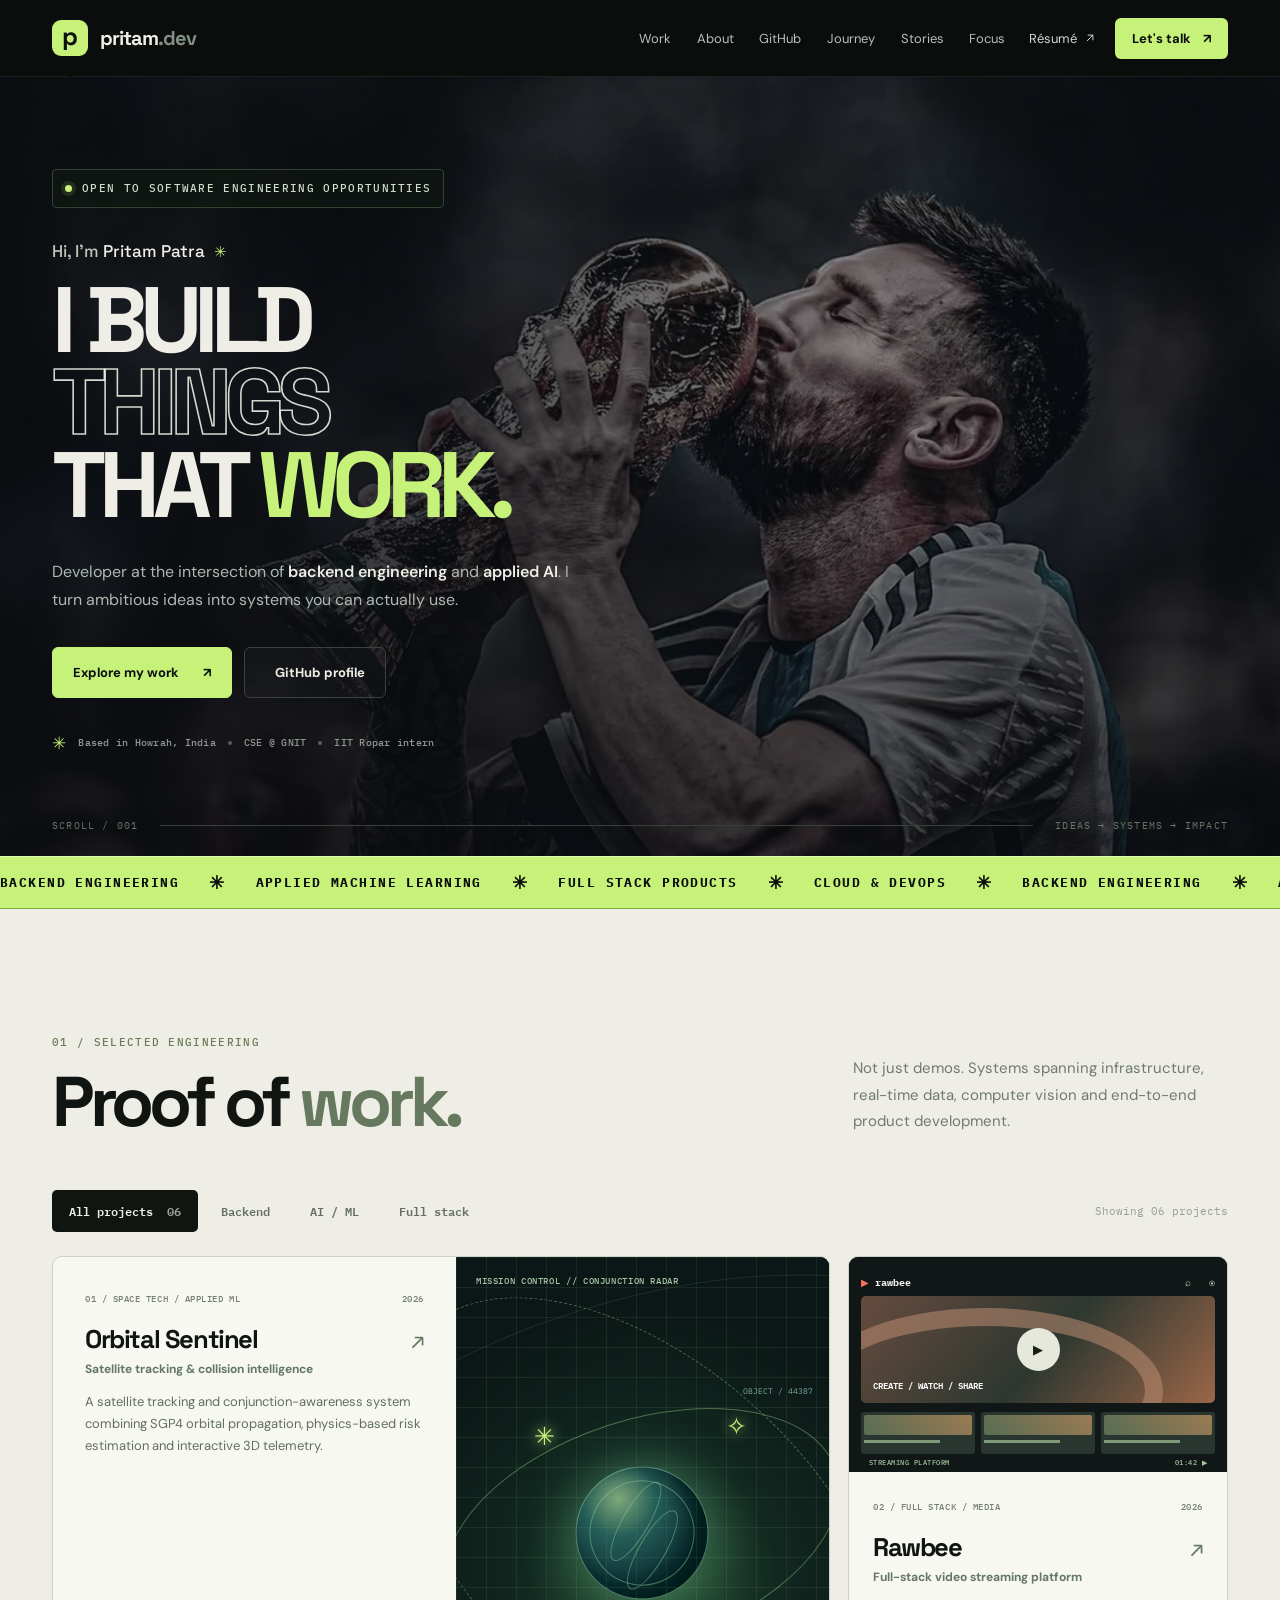
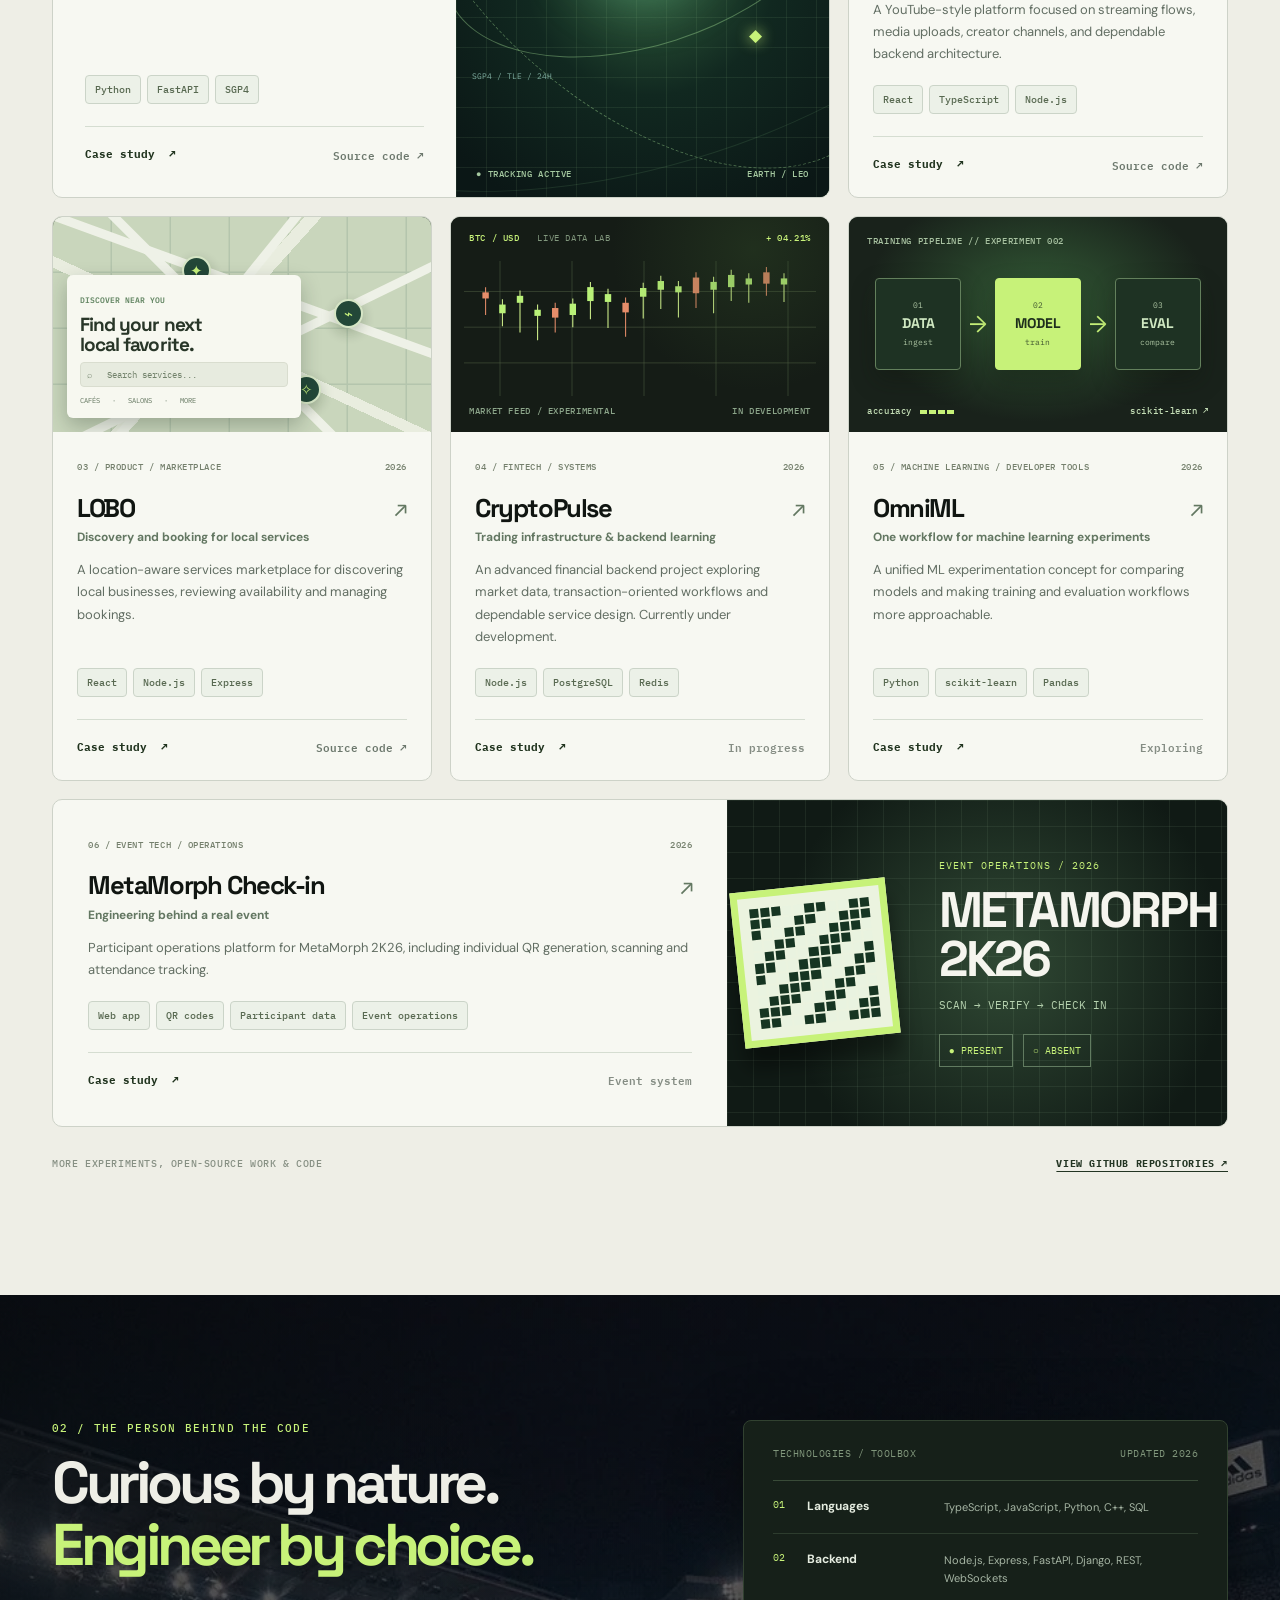
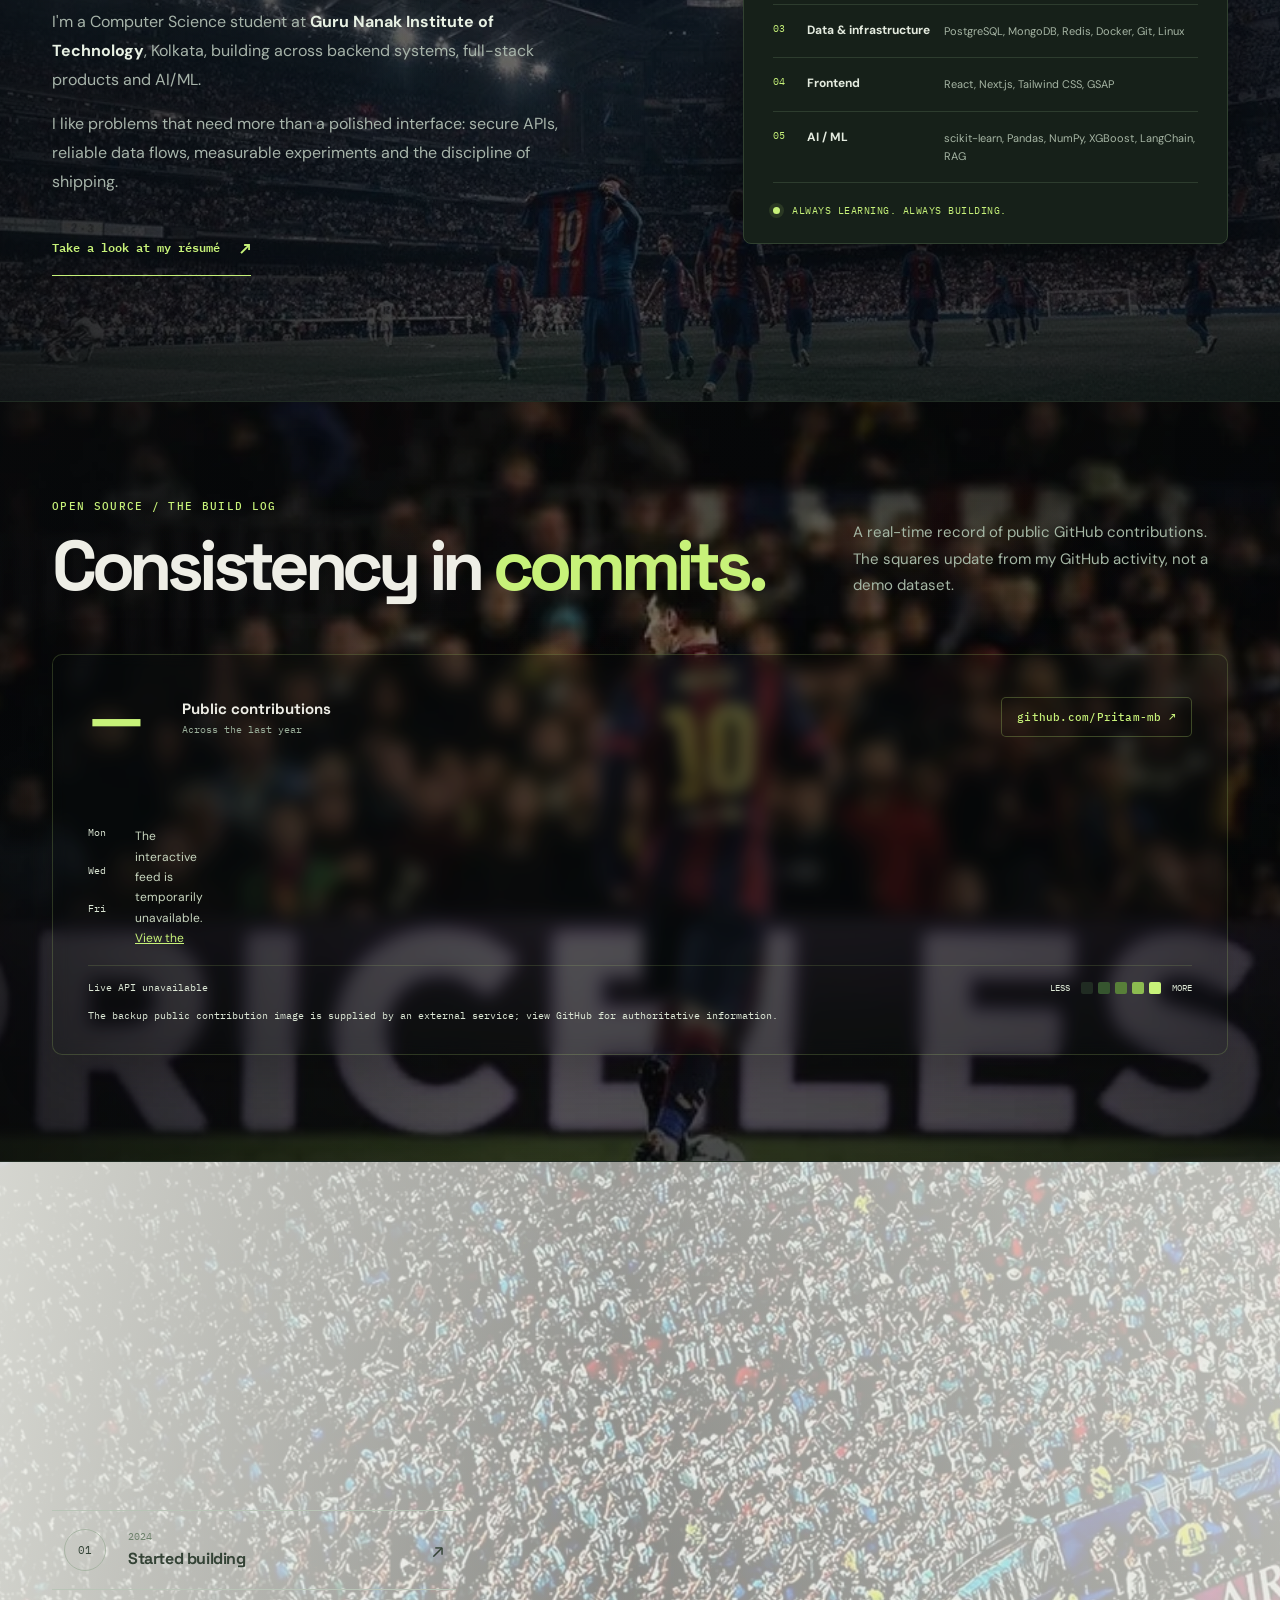
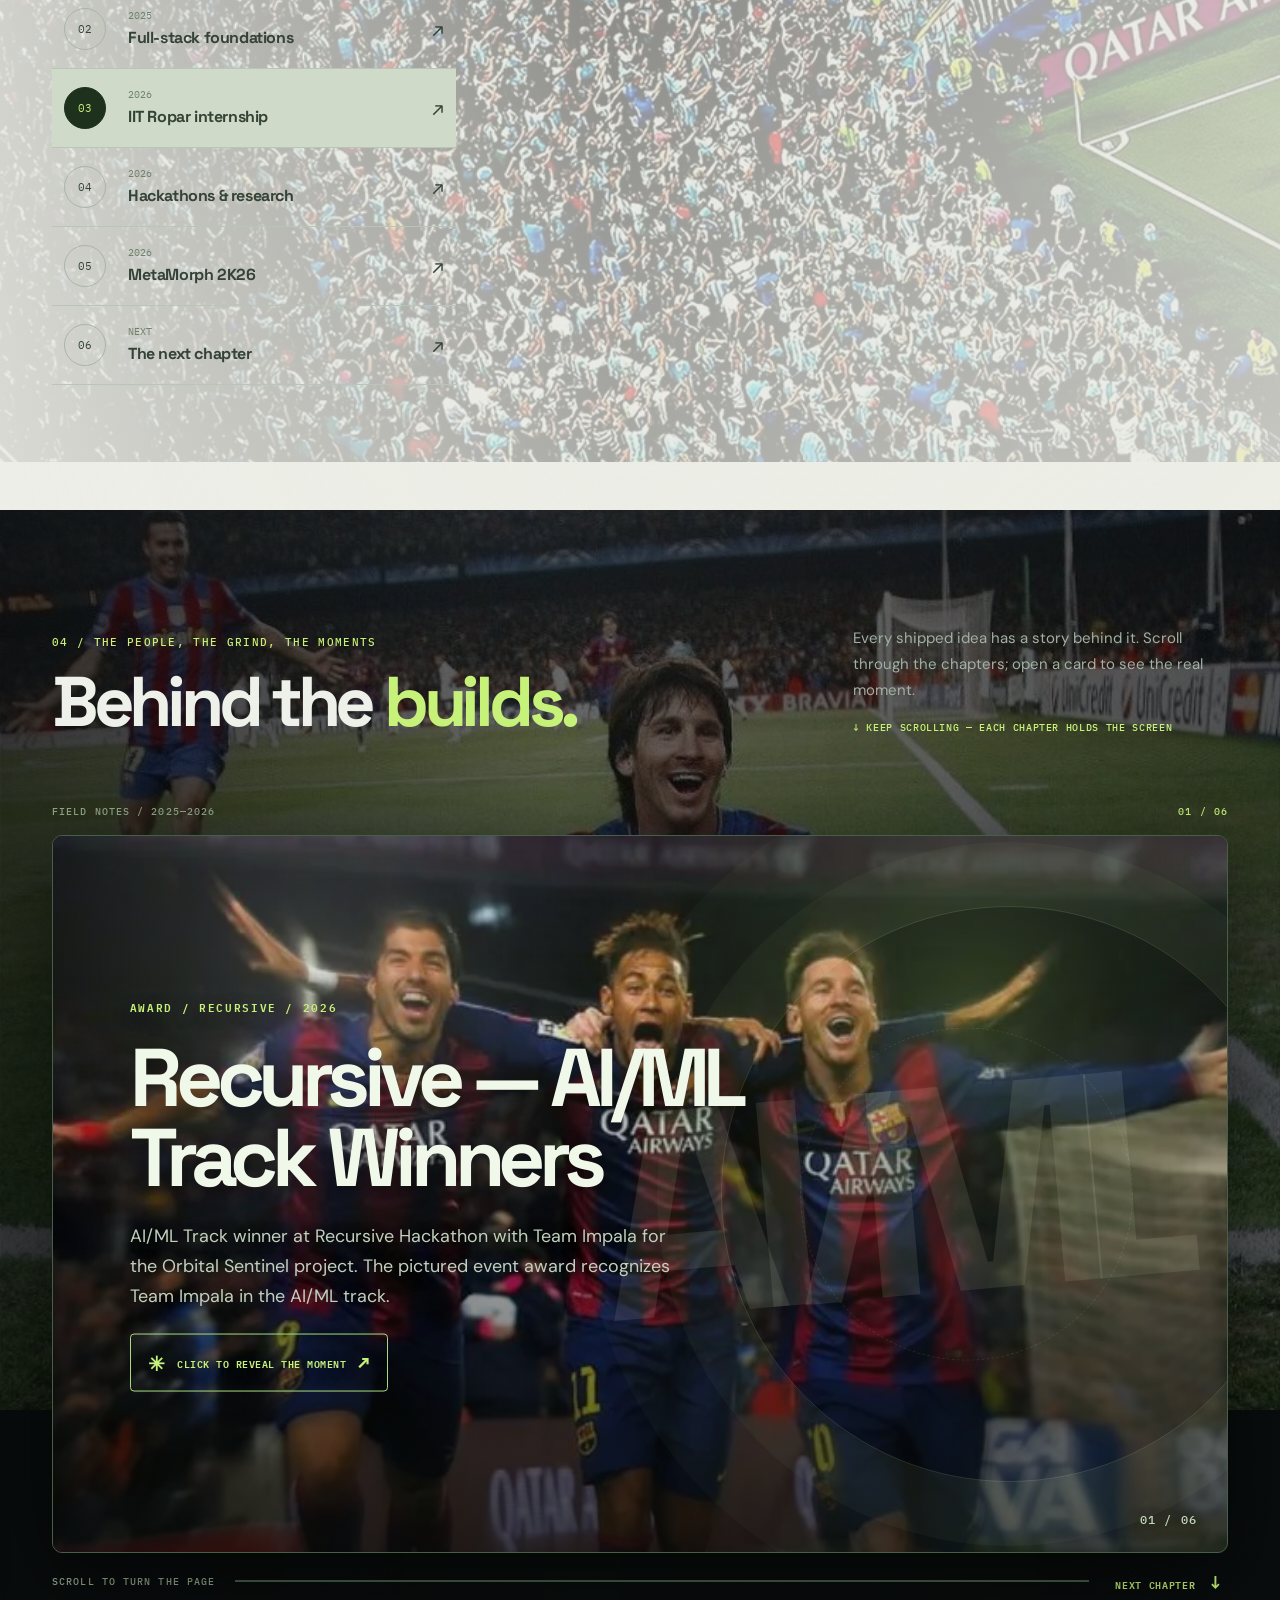
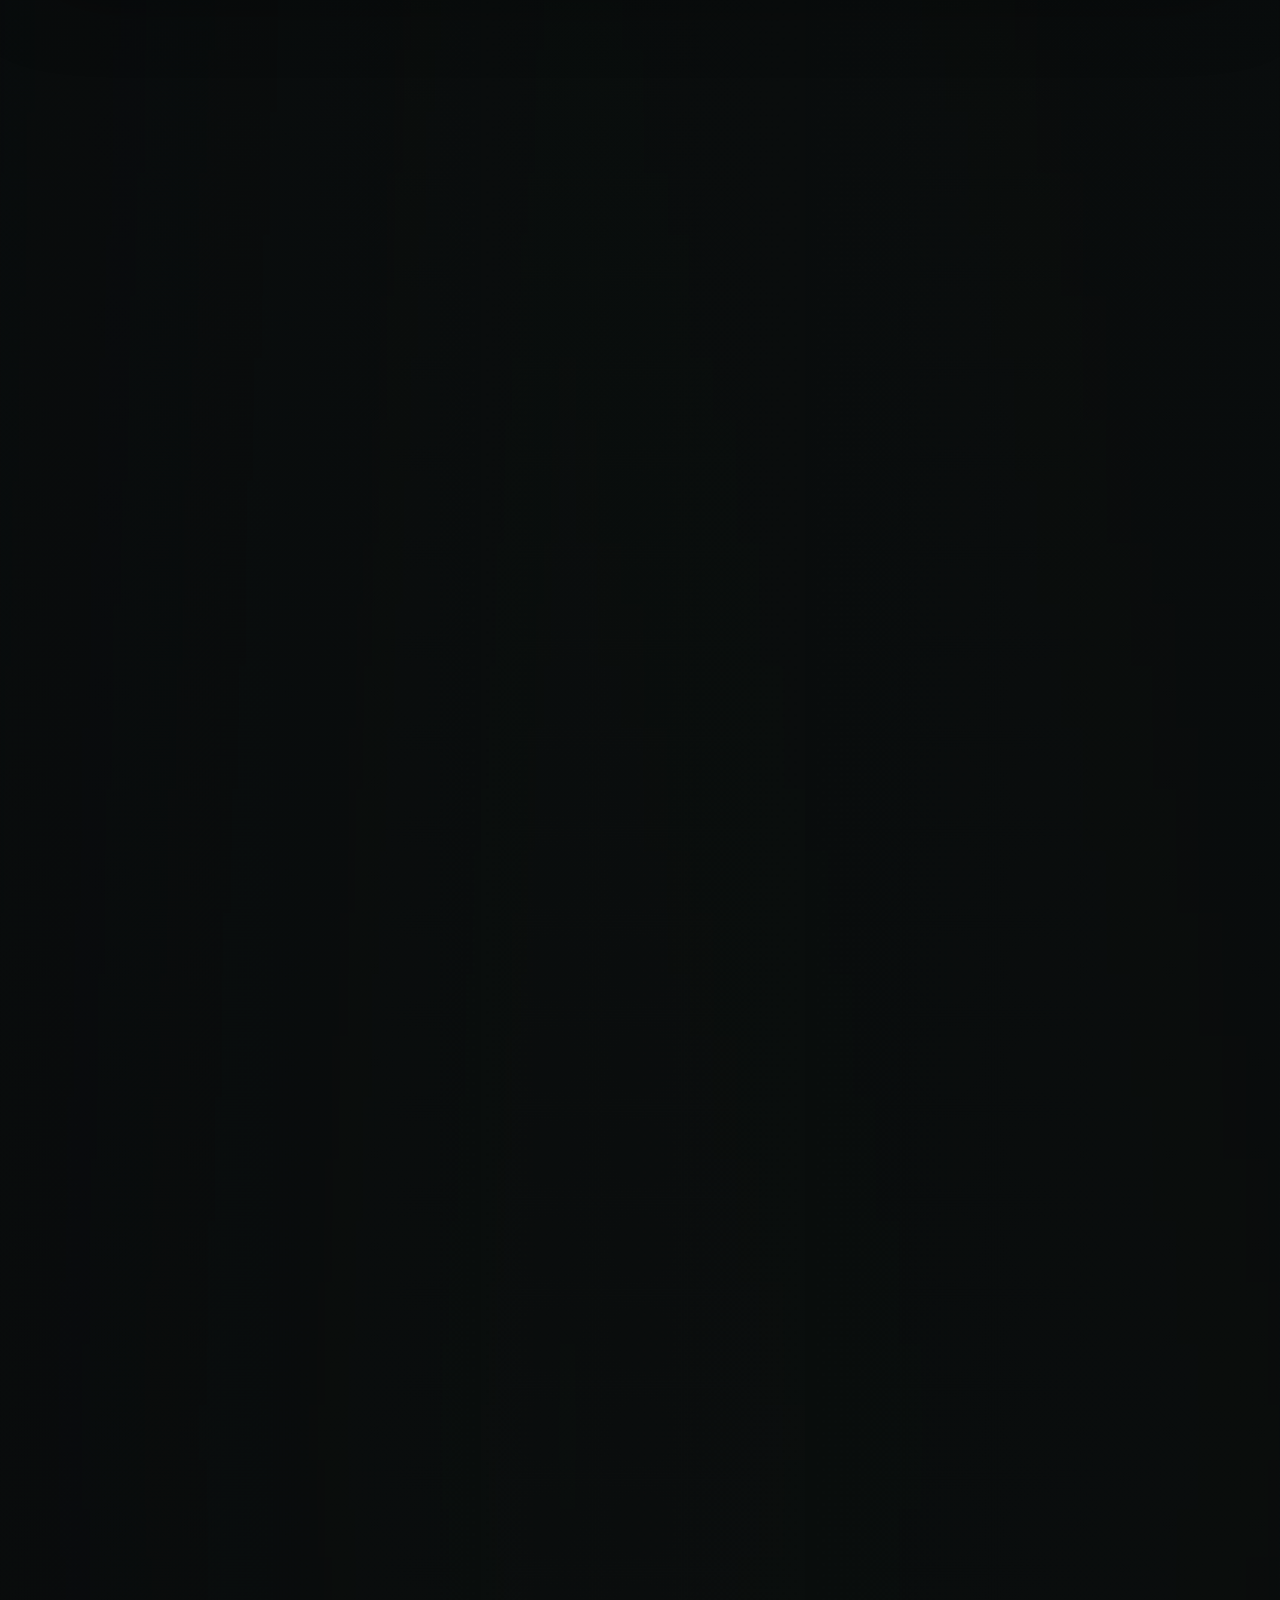
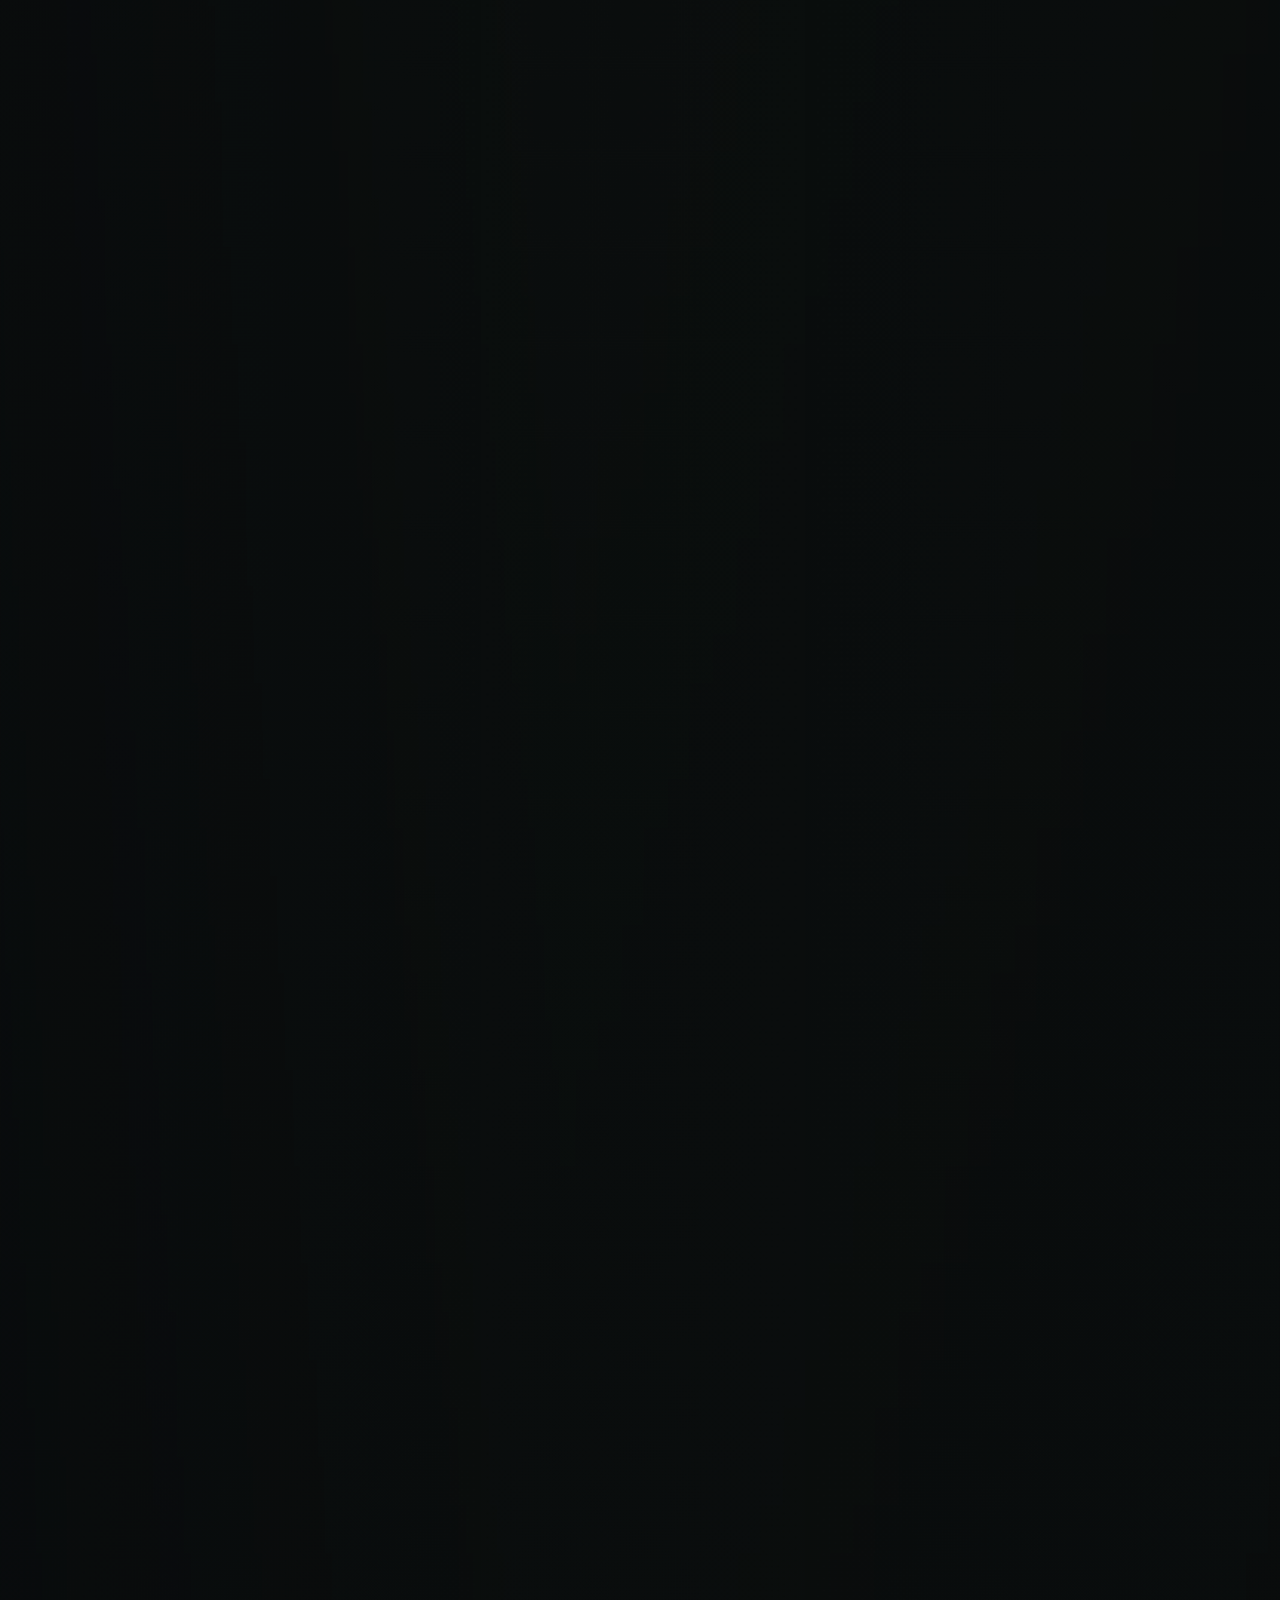
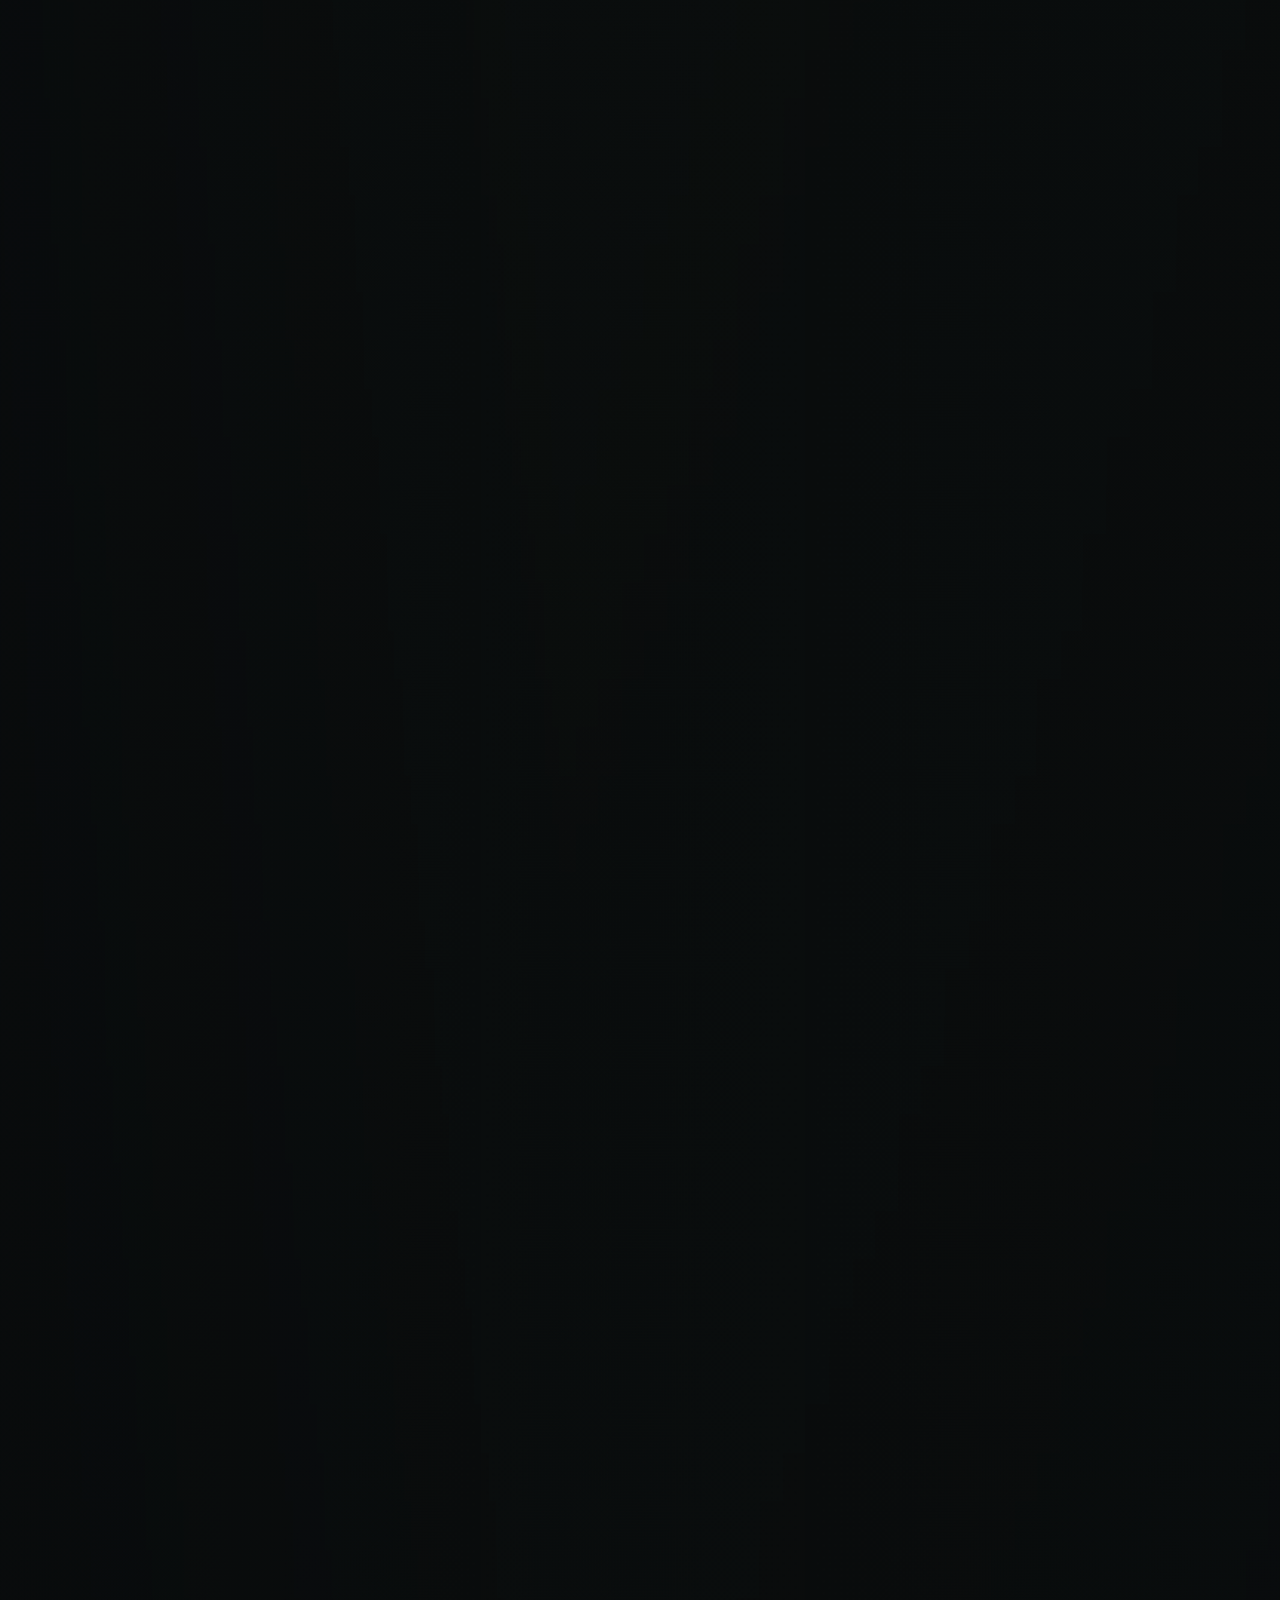
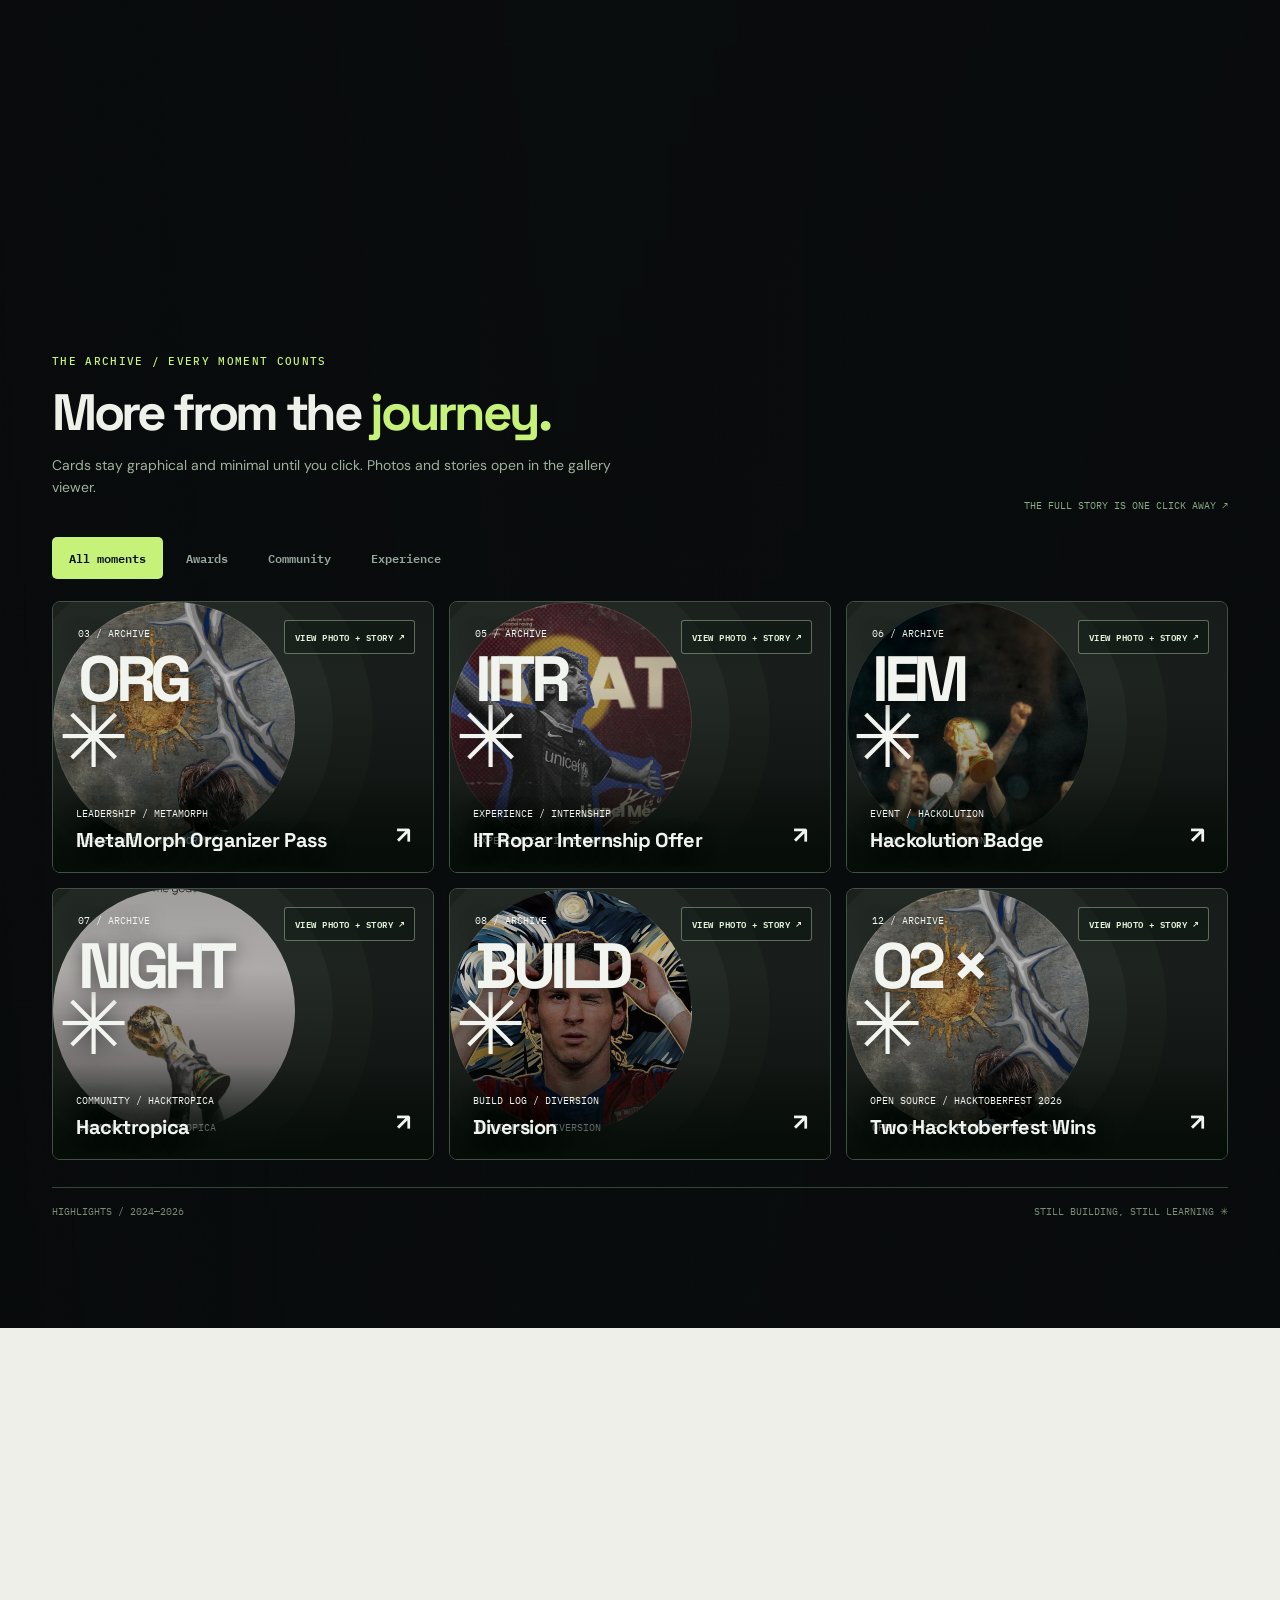
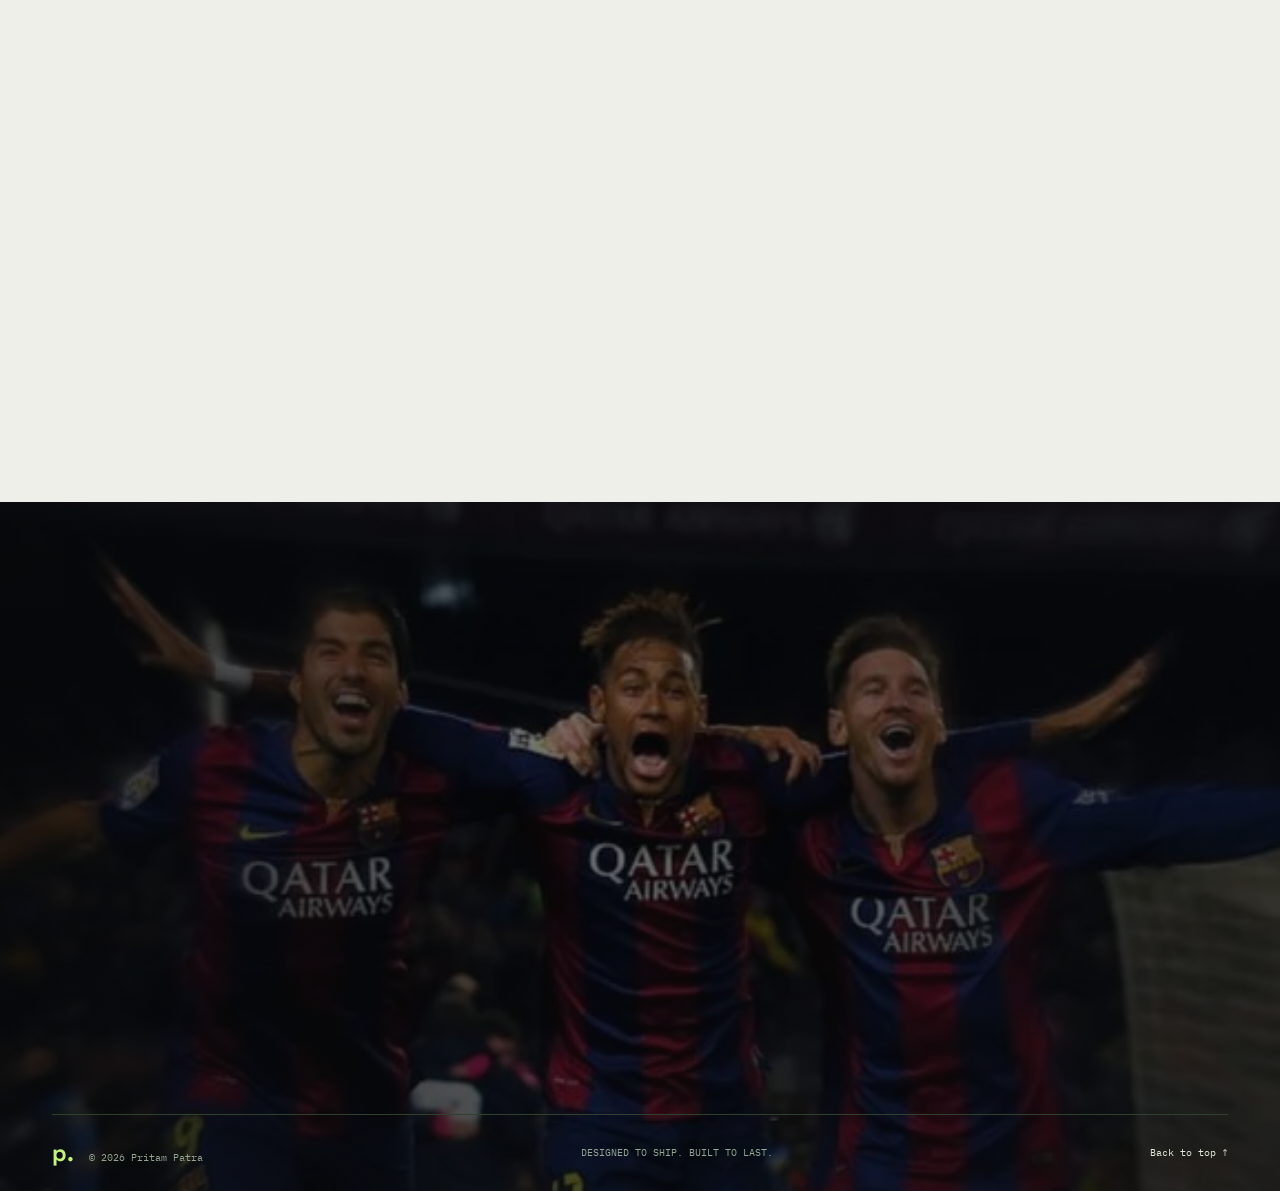
<file: index.html>
<!doctype html>
<html lang="en">
<head>
  <meta charset="UTF-8" />
  <meta name="viewport" content="width=device-width, initial-scale=1" />
  <meta name="theme-color" content="#0b0e0d" />
  <meta name="description" content="Pritam Patra — software engineer and applied AI builder. Explore backend projects, GitHub contributions, and an interactive archive of engineering milestones." />
  <meta property="og:title" content="Pritam Patra — Software Engineer" />
  <meta property="og:description" content="Backend systems. Applied AI. Products made real." />
  <meta property="og:type" content="website" />
  <meta property="og:image" content="./assets/og-cover.svg" />
  <title>Pritam Patra — Software Engineer & Builder</title>
  <link rel="icon" type="image/svg+xml" href="./assets/favicon.svg" />
  <link rel="preconnect" href="https://fonts.googleapis.com" />
  <link rel="preconnect" href="https://fonts.gstatic.com" crossorigin />
  <link href="https://fonts.googleapis.com/css2?family=DM+Sans:wght@400;500;600;700&family=IBM+Plex+Mono:wght@400;500;600&family=Space+Grotesk:wght@400;500;600;700&display=swap" rel="stylesheet" />
  <link rel="stylesheet" href="./styles.css" />
  <script type="module" src="./script.js"></script>
</head>
<body>
  <a class="skip-link" href="#main">Skip to content</a>
  <div class="progress-track" aria-hidden="true"><div id="scroll-progress"></div></div>
  <header class="site-header" id="site-header">
    <div class="nav-shell wrap">
      <a class="wordmark" href="#top" aria-label="Pritam Patra, back to top"><span class="logo-mark">p<span>.</span></span><span>pritam<span class="wordmark-muted">.dev</span></span></a>
      <nav class="desktop-nav" aria-label="Primary navigation">
        <a href="#work" data-nav="work">Work</a>
        <a href="#about" data-nav="about">About</a>
        <a href="#github-activity" data-nav="github-activity">GitHub</a>
        <a href="#journey" data-nav="journey">Journey</a>
        <a href="#gallery" data-nav="gallery">Stories</a>
        <a href="#career" data-nav="career">Focus</a>
      </nav>
      <div class="nav-actions"><a class="nav-resume" href="./assets/Pritam_Patra_Resume.pdf" target="_blank" rel="noopener noreferrer">Résumé <svg viewBox="0 0 24 24" aria-hidden="true"><path d="M7 17 17 7M8 7h9v9"/></svg></a><a class="nav-cta" href="#contact">Let's talk <span>↗</span></a><button id="menu-toggle" class="menu-toggle" aria-expanded="false" aria-controls="mobile-nav" aria-label="Open menu"><span></span><span></span></button></div>
    </div>
    <nav id="mobile-nav" class="mobile-nav" aria-label="Mobile navigation" hidden><a href="#work">Work</a><a href="#about">About</a><a href="#github-activity">GitHub</a><a href="#journey">Journey</a><a href="#gallery">Stories</a><a href="#career">Focus</a><a href="#contact">Contact</a></nav>
  </header>
  <main id="main">
    <section id="top" class="hero-section dark-grid">
      <div class="hero-motion-media hero-static-image" aria-hidden="true"><div class="hero-media-overlay"></div></div>
      <div class="hero-ambient ambient-one" aria-hidden="true"></div><div class="hero-ambient ambient-two" aria-hidden="true"></div>
      <div class="hero-shell wrap">
        <div class="hero-copy">
          <div class="eyebrow hero-eyebrow"><span class="status-light"></span><span>OPEN TO SOFTWARE ENGINEERING OPPORTUNITIES</span></div>
          <p class="hero-kicker">Hi, I'm <span>Pritam Patra</span> <span class="wave">✳</span></p>
          <h1>I BUILD<br /><span class="text-outline">THINGS</span><br />THAT <em>WORK.</em></h1>
          <p class="hero-description">Developer at the intersection of <strong>backend engineering</strong> and <strong>applied AI</strong>. I turn ambitious ideas into systems you can actually use.</p>
          <div class="hero-buttons"><a class="button button-lime" href="#work">Explore my work <span>↗</span></a><a class="button button-ghost" href="https://github.com/Pritam-mb" target="_blank" rel="noopener noreferrer"><span data-icon="github"></span> GitHub profile</a></div>
          <div class="hero-caption"><span class="mini-star">✳</span><span>Based in Howrah, India</span><span class="sep"></span><span>CSE @ GNIT</span><span class="sep"></span><span>IIT Ropar intern</span></div>
        </div>
        <div class="hero-visual" aria-label="Animated developer system architecture visualization">
          <div class="visual-top-label"><span>ENGINEERING / IN MOTION</span><span><span class="blink-dot"></span> LIVE SYSTEM</span></div>
          <div class="visual-screen">
            <div class="screen-head"><div class="window-controls"><i></i><i></i><i></i></div><span>system_overview.ts</span><span>● 01</span></div>
            <div class="screen-body">
              <div class="code-lines" aria-hidden="true"><div><span class="line-num">01</span><span class="code-purpleless">const</span> <span class="code-white">engineer</span> = {</div><div><span class="line-num">02</span> &nbsp; name: <span class="code-green">'Pritam Patra'</span>,</div><div><span class="line-num">03</span> &nbsp; focus: [<span class="code-green">'backend'</span>, <span class="code-green">'AI/ML'</span>],</div><div><span class="line-num">04</span> &nbsp; philosophy: <span class="code-green">'ship, learn, repeat'</span></div><div><span class="line-num">05</span> };</div></div>
              <div class="system-graph" aria-hidden="true">
                <svg class="connection-lines" viewBox="0 0 500 270" preserveAspectRatio="none"><path d="M250 145 L120 72 M250 145 L380 64 M250 145 L120 225 M250 145 L387 224" /><circle cx="250" cy="145" r="108" /><circle cx="250" cy="145" r="75" /><circle cx="250" cy="145" r="40" /></svg>
                <div class="sys-node node-main"><span class="node-icon">{ }</span><small>CORE</small></div><div class="sys-node n1"><span>API</span></div><div class="sys-node n2"><span>ML</span></div><div class="sys-node n3"><span>DB</span></div><div class="sys-node n4"><span>UX</span></div>
                <div class="graph-coordinate coord-a">51° 33' 11.8" N</div><div class="graph-coordinate coord-b">LATENCY / 24ms</div>
              </div>
            </div>
            <div class="screen-bottom"><span><span class="status-square"></span> ALL SYSTEMS OPERATIONAL</span><span>BUILD_2026.11 <span class="cursor-blink">▍</span></span></div>
          </div>
          <div class="visual-bottom"><span>SYS.ENGINEER / APPLIED INTELLIGENCE</span><span>SCROLL TO EXPLORE ↓</span></div>
        </div>
      </div>
      <div class="hero-bottom wrap"><span>SCROLL / 001</span><div class="hero-scroll-line"></div><span>IDEAS → SYSTEMS → IMPACT</span><button id="motion-toggle" class="motion-toggle" type="button" aria-pressed="false">Backgrounds are static</button></div>
    </section>
    <div class="ticker-band" aria-label="Technical specialisms"><div class="ticker-inner" aria-hidden="true"><span>BACKEND ENGINEERING</span><b>✳</b><span>APPLIED MACHINE LEARNING</span><b>✳</b><span>FULL STACK PRODUCTS</span><b>✳</b><span>CLOUD & DEVOPS</span><b>✳</b><span>BACKEND ENGINEERING</span><b>✳</b><span>APPLIED MACHINE LEARNING</span><b>✳</b><span>FULL STACK PRODUCTS</span><b>✳</b><span>CLOUD & DEVOPS</span><b>✳</b></div></div>

    <section class="section section-work" id="work">
      
      <div class="wrap"><div class="section-heading split-heading reveal"><div><p class="overline">01 / SELECTED ENGINEERING</p><h2>Proof of <span>work.</span></h2></div><p class="heading-side">Not just demos. Systems spanning infrastructure, real-time data, computer vision and end-to-end product development.</p></div>
        <div class="work-tools reveal"><div class="tab-list" id="project-filters" role="group" aria-label="Filter projects"><button class="filter-btn active" data-filter="all" aria-pressed="true">All projects <span>06</span></button><button class="filter-btn" data-filter="backend" aria-pressed="false">Backend</button><button class="filter-btn" data-filter="ai" aria-pressed="false">AI / ML</button><button class="filter-btn" data-filter="fullstack" aria-pressed="false">Full stack</button></div><div class="project-count" id="project-count">Showing 06 projects</div></div>
        <div class="projects-grid" id="projects-grid" aria-live="polite"></div><p class="below-projects">MORE EXPERIMENTS, OPEN-SOURCE WORK & CODE <a href="https://github.com/Pritam-mb?tab=repositories" target="_blank" rel="noopener noreferrer">VIEW GITHUB REPOSITORIES ↗</a></p>
      </div>
    </section>

    <section class="section section-about dark-grid" id="about">
      <div class="section-photo-cycle" aria-hidden="true"><div class="section-photo-viewport"><span class="cycle-frame cycle-1" style="--photo:var(--media-camp-nou-celebration)"></span><span class="cycle-frame cycle-2" style="--photo:var(--media-hero-dribble)"></span></div></div>
      <div class="wrap about-grid"><div class="about-intro reveal"><p class="overline">02 / THE PERSON BEHIND THE CODE</p><h2>Curious by nature.<br /><span>Engineer by choice.</span></h2><p>I'm a Computer Science student at <strong>Guru Nanak Institute of Technology</strong>, Kolkata, building across backend systems, full-stack products and AI/ML.</p><p>I like problems that need more than a polished interface: secure APIs, reliable data flows, measurable experiments and the discipline of shipping.</p><a class="underlined-link" href="./assets/Pritam_Patra_Resume.pdf" target="_blank" rel="noopener noreferrer">Take a look at my résumé <span>↗</span></a></div>
      <div class="skills-panel reveal"><div class="skills-top"><span>TECHNOLOGIES / TOOLBOX</span><span>UPDATED 2026</span></div><div class="skill-rows"><div class="skill-row"><span>01</span><b>Languages</b><p>TypeScript, JavaScript, Python, C++, SQL</p></div><div class="skill-row"><span>02</span><b>Backend</b><p>Node.js, Express, FastAPI, Django, REST, WebSockets</p></div><div class="skill-row"><span>03</span><b>Data & infrastructure</b><p>PostgreSQL, MongoDB, Redis, Docker, Git, Linux</p></div><div class="skill-row"><span>04</span><b>Frontend</b><p>React, Next.js, Tailwind CSS, GSAP</p></div><div class="skill-row"><span>05</span><b>AI / ML</b><p>scikit-learn, Pandas, NumPy, XGBoost, LangChain, RAG</p></div></div><div class="skills-foot"><span class="status-light"></span> ALWAYS LEARNING. ALWAYS BUILDING.</div></div></div>
    </section>


    <section class="section section-github dark-grid" id="github-activity" aria-labelledby="github-heading">
      <div class="section-photo-cycle" aria-hidden="true"><div class="section-photo-viewport"><span class="cycle-frame cycle-1" style="--photo:var(--media-hero-dribble)"></span><span class="cycle-frame cycle-2" style="--photo:var(--media-camp-nou-celebration)"></span></div></div>
      <div class="wrap">
        <div class="section-heading split-heading github-heading reveal">
          <div><p class="overline">OPEN SOURCE / THE BUILD LOG</p><h2 id="github-heading">Consistency in <span>commits.</span></h2></div>
          <p class="heading-side">A real-time record of public GitHub contributions. The squares update from my GitHub activity, not a demo dataset.</p>
        </div>
        <div class="github-panel reveal">
          <div class="github-panel-top">
            <div class="github-summary"><div id="github-total" class="github-total">—</div><div><strong>Public contributions</strong><span>Across the last year</span></div></div>
            <a class="github-account" href="https://github.com/Pritam-mb" target="_blank" rel="noopener noreferrer">github.com/Pritam-mb ↗</a>
          </div>
          <div class="github-calendar">
            <div class="github-weekdays" aria-hidden="true"><span></span><span>Mon</span><span></span><span>Wed</span><span></span><span>Fri</span><span></span></div>
            <div class="github-calendar-scroll" tabindex="0" aria-label="GitHub contribution calendar; scroll horizontally for older weeks">
              <div id="contrib-months" class="contrib-months"></div>
              <div id="contrib-grid" class="contrib-grid" role="img" aria-label="Loading public GitHub contributions"></div>
            </div>
          </div>
          <div class="github-panel-bottom"><p id="github-status" role="status" aria-live="polite">● Connecting to GitHub activity…</p><div class="github-legend" aria-hidden="true"><span>LESS</span><i class="level-0"></i><i class="level-1"></i><i class="level-2"></i><i class="level-3"></i><i class="level-4"></i><span>MORE</span></div></div>
          <p class="github-note" id="github-footnote">Public contributions may include commits, pull requests, and other qualifying activity; counts are not commit totals.</p>
        </div>
      </div>
    </section>

    <section class="section section-journey" id="journey">
      <div class="section-photo-cycle" aria-hidden="true"><div class="section-photo-viewport"><span class="cycle-frame cycle-1" style="--photo:var(--media-camp-nou-celebration)"></span><span class="cycle-frame cycle-2" style="--photo:var(--media-hero-dribble)"></span></div></div>
      <div class="wrap"><div class="section-heading reveal"><p class="overline">03 / THE EVOLUTION</p><h2>My journey<span class="dot-accent">.</span></h2><p class="section-lede">No overnight success story. Just a timeline of learning, building, shipping and showing up.</p></div><div class="timeline-layout"><div id="timeline-list" class="timeline-list" role="group" aria-label="Select a journey milestone"></div><article class="timeline-detail reveal" id="timeline-detail" aria-live="polite"></article></div></div>
    </section>

    <section class="section section-gallery" id="gallery">
      <div class="section-photo-cycle" aria-hidden="true"><div class="section-photo-viewport"><span class="cycle-frame cycle-1" style="--photo:var(--media-hero-dribble)"></span><span class="cycle-frame cycle-2" style="--photo:var(--media-camp-nou-celebration)"></span></div></div>
      <div class="wrap gallery-intro">
        <div class="section-heading split-heading reveal">
          <div><p class="overline">04 / THE PEOPLE, THE GRIND, THE MOMENTS</p><h2>Behind the <span>builds.</span></h2></div>
          <div class="heading-side"><p>Every shipped idea has a story behind it. Scroll through the chapters; open a card to see the real moment.</p><p class="story-hint">↓ KEEP SCROLLING — EACH CHAPTER HOLDS THE SCREEN</p></div>
        </div>
      </div>
      <div class="story-scroll" id="story-scroll">
        <div class="story-sticky">
          <div class="story-stage wrap">
            <div class="story-stage-head"><span>FIELD NOTES / 2025—2026</span><span id="story-index" aria-live="polite">01 / 06</span></div>
            <div class="story-panels" id="story-panels" aria-label="Six milestone stories"></div>
            <div class="story-stage-foot"><span>SCROLL TO TURN THE PAGE</span><div class="story-progress-track"><div id="story-progress-bar"></div></div><button id="story-next" type="button" aria-label="Next story">NEXT CHAPTER <span>↓</span></button></div>
          </div>
        </div>
      </div>
      <div class="wrap gallery-archive">
        <div class="gallery-archive-heading reveal"><div><p class="overline">THE ARCHIVE / EVERY MOMENT COUNTS</p><h3>More from the <span>journey.</span></h3><p>Cards stay graphical and minimal until you click. Photos and stories open in the gallery viewer.</p></div><span class="archive-meta">THE FULL STORY IS ONE CLICK AWAY ↗</span></div>
        <div class="gallery-toolbar reveal"><div class="tab-list gallery-tabs" id="gallery-filters" role="group" aria-label="Filter archive achievements"><button data-gallery-filter="all" class="filter-btn active" aria-pressed="true">All moments</button><button data-gallery-filter="awards" class="filter-btn" aria-pressed="false">Awards</button><button data-gallery-filter="community" class="filter-btn" aria-pressed="false">Community</button><button data-gallery-filter="experience" class="filter-btn" aria-pressed="false">Experience</button></div><span id="owner-hint" class="owner-hint" hidden>LOCAL EDIT MODE <span>●</span></span></div>
        <div id="gallery-grid" class="gallery-grid"></div>
        <div class="gallery-footer"><span>HIGHLIGHTS / 2024—2026</span><span>STILL BUILDING, STILL LEARNING ✳</span></div>
      </div>
    </section>

    <section class="section section-career" id="career">
      <div class="section-photo-cycle" aria-hidden="true"><div class="section-photo-viewport"><span class="cycle-frame cycle-1" style="--photo:var(--media-camp-nou-celebration)"></span><span class="cycle-frame cycle-2" style="--photo:var(--media-hero-dribble)"></span></div></div><div class="wrap"><div class="section-heading split-heading reveal"><div><p class="overline">05 / WHERE I'M HEADED</p><h2>Currently <span>leveling up.</span></h2></div><p class="heading-side">My goal is to build trustworthy products and the infrastructure behind them, with deeper foundations in ML and cloud.</p></div><div class="career-grid"><article class="career-card reveal"><div class="career-card-top"><span>01 / SPECIALITY</span><span>↗</span></div><div class="career-glyph">{ }</div><h3>Backend<br />Engineering</h3><p>API design, databases, caching, authentication, distributed systems and performance.</p><div class="career-tags"><span>Node / FastAPI</span><span>Postgres / Redis</span></div></article><article class="career-card reveal"><div class="career-card-top"><span>02 / BUILDING DEPTH</span><span>↗</span></div><div class="career-glyph">⌘</div><h3>Machine Learning<br />& Generative AI</h3><p>From tree models and evaluation to intelligent applications, RAG and agentic workflows.</p><div class="career-tags"><span>scikit-learn / XGBoost</span><span>LangChain</span></div></article><article class="career-card reveal"><div class="career-card-top"><span>03 / NEXT FRONTIER</span><span>↗</span></div><div class="career-glyph">↗</div><h3>Cloud / DevOps<br />Foundations</h3><p>Building practical deployment, observability, containerization and CI/CD skills.</p><div class="career-tags"><span>Docker / Linux</span><span>CI/CD / AWS (learning)</span></div></article></div></div></section>

    <section class="section-contact dark-grid" id="contact">
      <div class="section-photo-cycle" aria-hidden="true"><div class="section-photo-viewport"><span class="cycle-frame cycle-1" style="--photo:var(--media-hero-dribble)"></span><span class="cycle-frame cycle-2" style="--photo:var(--media-camp-nou-celebration)"></span></div></div><div class="wrap contact-grid"><div class="contact-content reveal"><p class="overline">06 / START A CONVERSATION</p><h2>Have a problem<br />worth <em>solving?</em></h2><p>Internships, collaborations, hackathons, interesting systems—I'm up for conversations that lead to great work.</p><a class="giant-mail" href="mailto:patrapritam567@gmail.com?subject=Let's%20build%20something">Let's build together <span>↗</span></a></div><div class="contact-side reveal"><p class="side-heading">REACH ME AT</p><a class="contact-item" href="mailto:patrapritam567@gmail.com"><span>Email</span><strong>patrapritam567@gmail.com</strong><b>↗</b></a><a class="contact-item" href="https://www.linkedin.com/in/pritam-patra-453996327/" target="_blank" rel="noopener noreferrer"><span>LinkedIn</span><strong>Connect professionally</strong><b>↗</b></a><a class="contact-item" href="https://github.com/Pritam-mb" target="_blank" rel="noopener noreferrer"><span>GitHub</span><strong>Explore the code</strong><b>↗</b></a><button id="copy-email" class="copy-email" type="button">Copy email address <span>⧉</span></button></div></div><footer class="footer wrap"><span><span class="footer-logo">p.</span> © <span id="year"></span> Pritam Patra</span><span>DESIGNED TO SHIP. BUILT TO LAST.</span><a href="#top">Back to top ↑</a></footer></section>
  </main>
  <dialog id="detail-dialog" class="detail-dialog" aria-label="Project and achievement details"><div id="dialog-content" class="dialog-content"></div><button id="dialog-close" class="dialog-close" type="button" aria-label="Close details">×</button></dialog>
  <div class="toast" id="toast" role="status" aria-live="polite"></div>
</body>
</html>
</file>
<file: styles.css>
:root{--night:#0b0e0d;--night2:#111613;--night3:#1a211b;--ink:#101511;--paper:#eeeee6;--paper2:#e2e5dc;--muted:#98a19a;--line-dark:rgba(226,238,218,.14);--line-light:rgba(27,40,28,.15);--lime:#c7f279;--lime-dark:#789e32;--rust:#e5a17b;--font:'DM Sans',sans-serif;--display:'Space Grotesk',sans-serif;--mono:'IBM Plex Mono',monospace}
*{box-sizing:border-box}html{scroll-behavior:smooth;scroll-padding-top:88px}body{margin:0;background:var(--night);color:var(--paper);font-family:var(--font);font-size:15px;-webkit-font-smoothing:antialiased}body.menu-open,body.dialog-open{overflow:hidden}::selection{background:var(--lime);color:var(--night)}a{color:inherit;text-decoration:none}button,input{font:inherit}button{cursor:pointer}button:focus-visible,a:focus-visible,input:focus-visible{outline:2px solid var(--lime);outline-offset:4px}svg{display:block}button:disabled{cursor:not-allowed}.wrap{width:min(1320px,calc(100% - 104px));margin:0 auto}.skip-link{position:fixed;left:10px;top:-100px;z-index:2000;background:var(--lime);color:var(--night);padding:12px}.skip-link:focus{top:10px}.progress-track{height:2px;position:fixed;left:0;right:0;top:0;z-index:1100;pointer-events:none}.progress-track>div{width:0;height:100%;background:var(--lime)}.site-header{position:sticky;z-index:500;top:0;background:rgba(11,14,13,.92);border-bottom:1px solid rgba(255,255,255,.08);backdrop-filter:blur(16px);-webkit-backdrop-filter:blur(16px);transition:background .25s}.site-header.scrolled{background:rgba(10,14,11,.97)}.nav-shell{display:flex;align-items:center;justify-content:space-between;min-height:76px;gap:24px}.wordmark{display:flex;align-items:center;gap:12px;white-space:nowrap;font-family:var(--display);font-size:20px;font-weight:700;letter-spacing:-.05em}.logo-mark{display:grid;place-items:center;width:36px;height:36px;background:var(--lime);color:var(--night);font-family:var(--display);font-size:25px;border-radius:9px;letter-spacing:-.1em;padding-right:3px}.logo-mark span{color:var(--night)}.wordmark-muted{color:#818f85}.desktop-nav{display:flex;align-items:center;gap:32px;margin-left:auto}.desktop-nav a{font-size:13px;color:#b9c0b9;position:relative;transition:color .2s}.desktop-nav a:hover,.desktop-nav a.current{color:var(--lime)}.desktop-nav a:after{content:'';position:absolute;left:0;right:100%;bottom:-8px;height:1px;background:var(--lime);transition:right .2s}.desktop-nav a:hover:after,.desktop-nav a.current:after{right:0}.nav-actions{display:flex;align-items:center;gap:22px}.nav-resume{display:flex;align-items:center;gap:6px;font-size:13px;color:#d5d8d1}.nav-resume svg{width:14px;stroke:currentColor;fill:none;stroke-width:1.7}.nav-cta{font-size:13px;font-weight:700;background:var(--lime);color:var(--night);padding:12px 17px;border-radius:6px;transition:transform .2s,background .2s}.nav-cta:hover{transform:translateY(-2px);background:#dcffa4}.nav-cta span{margin-left:9px}.menu-toggle{display:none;background:transparent;border:none;width:38px;height:38px;align-items:center;justify-content:center;flex-direction:column;gap:6px}.menu-toggle span{height:2px;width:24px;background:var(--paper);border-radius:2px}.mobile-nav{position:absolute;left:0;right:0;top:100%;padding:15px 25px 24px;background:var(--night2);border-bottom:1px solid var(--line-dark)}.mobile-nav:not([hidden]){display:flex;flex-direction:column}.mobile-nav a{padding:12px;font-size:17px;border-bottom:1px solid var(--line-dark)}.mobile-nav[hidden]{display:none!important}
.dark-grid{background-color:var(--night);background-image:linear-gradient(rgba(135,180,120,.042) 1px,transparent 1px),linear-gradient(90deg,rgba(135,180,120,.042) 1px,transparent 1px);background-size:54px 54px}.hero-section{position:relative;overflow:hidden;min-height:765px}.hero-ambient{position:absolute;pointer-events:none;border-radius:50%;filter:blur(90px)}.ambient-one{width:470px;height:470px;background:rgba(91,126,54,.13);left:-200px;top:250px}.ambient-two{width:550px;height:550px;background:rgba(154,193,97,.07);right:-250px;top:0}.hero-shell{position:relative;z-index:1;display:grid;grid-template-columns:1.05fr .95fr;align-items:center;gap:45px;padding-top:92px;padding-bottom:65px;min-height:704px}.hero-copy{max-width:720px}.eyebrow,.overline{font:500 11px/1.5 var(--mono);letter-spacing:.12em;text-transform:uppercase}.hero-eyebrow{display:inline-flex;align-items:center;gap:10px;border:1px solid #344331;color:#d3dccc;padding:10px 12px;background:rgba(16,25,17,.58);border-radius:4px;max-width:100%}.status-light,.blink-dot{width:7px;height:7px;display:inline-block;border-radius:50%;background:var(--lime);box-shadow:0 0 0 4px rgba(199,242,121,.11)}.hero-kicker{font:500 17px/1.3 var(--display);margin:32px 0 17px;color:#bec8b8}.hero-kicker span:first-child{color:var(--paper)}.wave{font-size:15px;color:var(--lime);margin-left:5px}.hero-copy h1{font:700 clamp(72px,7.25vw,112px)/.89 var(--display);letter-spacing:-.083em;margin:0;text-transform:uppercase;white-space:nowrap}.hero-copy h1 .text-outline{color:transparent;-webkit-text-stroke:1.6px rgba(239,245,233,.88)}.hero-copy h1 em{font-style:normal;color:var(--lime)}.hero-description{max-width:520px;color:#afb8b0;font-size:16px;line-height:1.76;margin:32px 0}.hero-description strong{color:var(--paper);font-weight:600}.hero-buttons{display:flex;gap:12px;flex-wrap:wrap}.button{display:inline-flex;align-items:center;justify-content:center;gap:10px;min-height:51px;padding:13px 20px;border-radius:6px;font-size:13px;font-weight:700;transition:transform .2s,background .2s,border .2s}.button:hover{transform:translateY(-3px)}.button-lime{background:var(--lime);color:var(--night);border:1px solid var(--lime)}.button-lime span:last-child{margin-left:14px}.button-lime:hover{background:#dcffa7}.button-ghost{border:1px solid #39433b;color:var(--paper);background:rgba(255,255,255,.02)}.button-ghost:hover{background:#1e271f}.button-ghost svg{width:17px;height:17px}.hero-caption{display:flex;align-items:center;flex-wrap:wrap;gap:12px;color:#8f9991;font:500 10px var(--mono);letter-spacing:.025em;margin-top:42px}.mini-star{font-size:17px;color:var(--lime)}.sep{width:4px;height:4px;border-radius:50%;background:#555f56}.hero-visual{position:relative;min-width:0;transform:translateY(12px)}.visual-top-label,.visual-bottom{display:flex;justify-content:space-between;color:#778a77;font:500 10px var(--mono);letter-spacing:.075em;gap:12px}.visual-top-label{margin-bottom:12px}.visual-top-label span:last-child{color:var(--lime);display:flex;align-items:center;gap:9px}.blink-dot{width:5px;height:5px;animation:blink 1.5s ease-in-out infinite}.visual-bottom{margin-top:14px}.visual-screen{box-shadow:0 20px 110px #0008,0 0 0 1px rgba(187,217,171,.14);background:#101811;border:1px solid rgba(207,247,168,.15);border-radius:13px;overflow:hidden;transform:perspective(1100px) rotateY(-5deg) rotateX(2deg);transition:transform .5s}.visual-screen:hover{transform:perspective(1100px) rotateY(0) rotateX(0)}.screen-head{display:flex;align-items:center;justify-content:space-between;background:#1b231d;padding:13px 18px;border-bottom:1px solid #2a362c;color:#768476;font:11px var(--mono)}.window-controls{display:flex;gap:5px}.window-controls i{width:7px;height:7px;background:#49624a;border-radius:50%}.window-controls i:first-child{background:#e7a27e}.window-controls i:nth-child(2){background:#d7bb68}.screen-body{padding:20px 22px 0;min-height:420px}.code-lines{font:11px/1.85 var(--mono);color:#7e8f80;white-space:nowrap;overflow:hidden}.line-num{color:#4e5b50;margin-right:18px}.code-white{color:#d4dfce}.code-green{color:var(--lime)}.code-purpleless{color:var(--rust)}.system-graph{height:265px;position:relative;max-width:500px;margin:6px auto 0}.connection-lines{position:absolute;inset:0;width:100%;height:100%}.connection-lines path{stroke:#576e44;stroke-width:1;stroke-dasharray:5 7;fill:none}.connection-lines circle{stroke:#3b4b38;stroke-width:.85;fill:none}.sys-node{position:absolute;width:45px;height:45px;border:1px solid #52684a;background:#1a281c;display:grid;place-items:center;color:#dff8b2;font:700 11px var(--mono);box-shadow:0 0 0 4px #1a241b;z-index:2}.node-main{top:calc(145 / 270 * 100%);left:50%;transform:translate(-50%,-50%);width:76px;height:76px;background:var(--lime);color:var(--night);border-radius:12px;box-shadow:0 0 44px rgba(199,242,121,.18);display:flex;flex-direction:column;justify-content:center;gap:0}.node-main .node-icon{font:700 22px var(--mono)}.node-main small{font:700 9px var(--mono)}.n1{left:24%;top:27%;transform:translate(-50%,-50%)}.n2{left:76%;top:24%;transform:translate(-50%,-50%)}.n3{left:24%;top:83%;transform:translate(-50%,-50%)}.n4{left:77%;top:83%;transform:translate(-50%,-50%)}.graph-coordinate{position:absolute;color:#5d6d5c;font:9px var(--mono)}.coord-a{left:1%;top:3%}.coord-b{right:0;bottom:0}.screen-bottom{display:flex;justify-content:space-between;gap:10px;padding:13px 15px;background:#151f16;border-top:1px solid #2b392d;font:9px var(--mono);color:#889a86}.screen-bottom span:first-child{color:var(--lime)}.status-square{background:var(--lime);display:inline-block;width:5px;height:5px;margin-right:6px}.cursor-blink{animation:blink 1s step-end infinite}.hero-bottom{display:flex;align-items:center;gap:22px;padding-bottom:24px;font:10px var(--mono);letter-spacing:.12em;color:#677665}.hero-scroll-line{height:1px;background:#374138;flex:1}.ticker-band{overflow:hidden;background:var(--lime);color:var(--night);padding:14px 0;border-top:1px solid #e1ffb4;border-bottom:1px solid #82ae38}.ticker-inner{display:flex;align-items:center;gap:30px;width:max-content;animation:ticker 38s linear infinite;white-space:nowrap;font:700 13px var(--mono);letter-spacing:.11em}.ticker-inner b{font-size:18px}
.section{padding:125px 0}.section-work{background:var(--paper);color:var(--ink)}.section-heading{margin-bottom:50px}.split-heading{display:flex;justify-content:space-between;align-items:end;gap:50px}.overline{margin:0 0 16px;color:#697c57}.section h2,.section-contact h2{font:700 clamp(45px,5.5vw,76px)/1.05 var(--display);letter-spacing:-.075em;margin:0}.section h2 span:not(.dot-accent){color:#66785d}.heading-side{font-size:15px;line-height:1.75;color:#707b70;max-width:375px;margin:0 0 6px}.work-tools,.gallery-toolbar{display:flex;align-items:center;justify-content:space-between;gap:20px;margin-bottom:24px}.tab-list{display:flex;align-items:center;gap:6px;flex-wrap:wrap}.filter-btn{border:1px solid transparent;background:transparent;color:#667066;padding:10px 16px;border-radius:5px;font:600 12px var(--mono);transition:background .2s,color .2s,border-color .2s}.filter-btn:hover{border-color:#a1aa9e;color:var(--ink)}.filter-btn.active{background:var(--ink);color:var(--paper)}.filter-btn span{opacity:.65;margin-left:7px}.project-count{font:11px var(--mono);color:#9a9f95}.projects-grid{display:grid;grid-template-columns:repeat(3,minmax(0,1fr));gap:18px}.project-card{border:1px solid #cdd2c8;background:#f7f8f2;border-radius:10px;overflow:hidden;display:flex;flex-direction:column;min-width:0;transition:transform .25s,box-shadow .25s}.project-card:hover{transform:translateY(-6px);box-shadow:0 18px 35px rgba(26,37,28,.11)}.project-card.featured{grid-column:span 2;display:grid;grid-template-columns:1.08fr 1fr}.project-card.featured .project-artwork{height:100%;min-height:365px;order:2}.project-card.featured .project-info{order:1;padding:32px}.project-card.wide{grid-column:span 3;display:grid;grid-template-columns:1.35fr 1fr}.project-card.wide .project-artwork{order:2;height:100%;min-height:320px}.project-card.wide .project-info{order:1;padding:35px}.project-artwork{height:215px;overflow:hidden;position:relative;background:#18251a}.project-info{display:flex;flex-direction:column;padding:25px 24px 22px;flex:1;min-width:0}.project-meta{display:flex;align-items:center;justify-content:space-between;gap:12px;font:500 9px var(--mono);letter-spacing:.06em;color:#75806d;min-height:19px}.project-card h3{font:700 clamp(23px,2vw,31px)/1.15 var(--display);letter-spacing:-.055em;margin:17px 0 6px;display:flex;align-items:center;justify-content:space-between;gap:10px}.project-arrow{font:400 23px var(--display);color:#637862;transition:transform .2s}.project-card:hover .project-arrow{transform:translate(3px,-3px)}.project-tagline{font-size:12px;font-weight:700;color:#637762;margin:0 0 14px}.project-description{font-size:13px;line-height:1.7;color:#626e63;margin:0 0 16px}.project-tech{display:flex;gap:6px;flex-wrap:wrap;margin-top:auto;padding-top:4px}.project-tech span,.modal-tags span,.timeline-tags span{font:500 10px var(--mono);padding:7px 9px;border:1px solid #cbd4c8;border-radius:4px;color:#586951;background:#ecf1e8}.project-actions{border-top:1px solid #d5ddd1;margin-top:22px;padding-top:16px;display:flex;justify-content:space-between;align-items:center;gap:10px;font:600 11px var(--mono)}.project-details{background:none;border:none;color:#21341f;padding:4px 0;text-align:left;font-weight:700}.project-details span{display:inline-block;margin-left:7px}.project-details:hover{color:#4e871e}.project-actions a{color:#6c786d}.project-actions a:hover{color:#273d29}.project-private{color:#858d84}.below-projects{display:flex;justify-content:space-between;align-items:center;gap:16px;margin:30px 0 0;font:500 10px var(--mono);color:#879084;letter-spacing:.06em}.below-projects a{font-weight:700;color:#233523;text-decoration:underline;text-underline-offset:4px}
/* Each project preview is intentionally built from DOM/SVG, no fake screenshots. */
.art{position:relative;width:100%;height:100%;overflow:hidden}.art-label,.art-footer,.crypto-top,.crypto-bottom,.ml-caption,.ml-bottom{position:absolute;z-index:4;font:500 9px var(--mono);letter-spacing:.07em}.art-label{top:18px;left:20px;color:#a4c3a3}.art-footer{left:20px;right:20px;bottom:17px;display:flex;justify-content:space-between;color:#a5c9a0}.art-orbital{background:radial-gradient(circle at 52% 58%,#315f3c 0,#112820 34%,#0b1716 72%),linear-gradient(125deg,#0d1614,#1c3525)}.art-orbital:after{content:'';position:absolute;inset:0;background-image:linear-gradient(#8ab7811c 1px,transparent 1px),linear-gradient(90deg,#8ab7811c 1px,transparent 1px);background-size:30px 30px}.orbital-scene{position:absolute;left:0;right:0;top:30px;bottom:18px}.orb-ring{position:absolute;left:50%;top:50%;border:1px solid rgba(186,251,167,.35);border-radius:50%;transform:translate(-50%,-50%) rotate(-18deg)}.orb-ring-1{height:46%;aspect-ratio:1.8}.orb-ring-2{height:69%;aspect-ratio:1.75;transform:translate(-50%,-50%) rotate(42deg);border-style:dashed}.orb-ring-3{height:94%;aspect-ratio:1.9;border-color:rgba(145,216,151,.12)}.planet{position:absolute;left:50%;top:50%;transform:translate(-50%,-50%);width:133px;height:133px;border-radius:50%;background:radial-gradient(circle at 32% 24%,#7ea779,#255e58 28%,#0e3337 65%,#0e2424);box-shadow:inset -15px -9px 25px #001b1a,0 0 55px #6cbe9770;border:1px solid #88c09888}.planet-lines{position:absolute;inset:13px;border:1px solid #91cb9977;border-radius:50%;transform:rotate(-30deg)}.planet-lines:before,.planet-lines:after{content:'';position:absolute;width:85%;height:24%;left:7%;top:24%;border:1px solid #98d09b74;border-radius:50%;transform:rotate(-30deg)}.planet-lines:after{top:56%}.satellite{position:absolute;color:var(--lime);z-index:5;text-shadow:0 0 14px var(--lime);font-size:25px;animation:float 5s ease-in-out infinite}.satellite-a{left:21%;top:27%}.satellite-b{right:18%;bottom:27%;font-size:17px}.satellite-c{right:22%;top:25%;animation-delay:-2s}.orb-coordinate{position:absolute;color:#7fada0;font:8px var(--mono);z-index:4}.orb-coordinate.a{right:16px;top:20%}.orb-coordinate.b{left:16px;bottom:20%}.art-rawbee{background:#111716;padding:12px}.rawbee-head{height:27px;color:#ecf1e8;display:flex;justify-content:space-between;align-items:center;font:10px var(--mono)}.rawbee-logo{color:#f2f2eb}.rawbee-logo:first-letter{color:#f5735b}.rawbee-feature{position:relative;height:56%;background:linear-gradient(130deg,#664b3e,#2d3730 52%,#9a6648);border-radius:5px;display:grid;place-items:center;overflow:hidden}.rawbee-feature:before{content:'';position:absolute;left:-15%;bottom:-65%;width:90%;height:120%;border:18px solid #bc8c72;border-radius:50%;opacity:.55}.play-circle{position:relative;z-index:1;width:43px;height:43px;display:grid;place-items:center;background:#e5e8da;color:#172016;border-radius:50%;font-size:13px}.rawbee-video-title{position:absolute;bottom:10px;left:12px;font:600 9px var(--mono);color:#fff}.rawbee-mini-row{display:grid;grid-template-columns:repeat(3,1fr);gap:6px;margin-top:9px}.rawbee-mini-row div{height:42px;background:#29352f;border-radius:3px;padding:3px}.rawbee-mini-row i{display:block;height:20px;background:linear-gradient(45deg,#596d54,#9a7a52);border-radius:2px}.rawbee-mini-row span{display:block;height:3px;width:70%;background:#7f9a7b;margin-top:5px}.art-rawbee .art-footer{bottom:5px;font-size:7px}.art-lobo{background:#c9d6bc;color:#283628}.lobo-bg{position:absolute;inset:0;background-image:linear-gradient(25deg,transparent 42%,#ebefe1 42%,#ebefe1 45%,transparent 45%),linear-gradient(-48deg,transparent 53%,#ebefe1 53%,#ebefe1 56%,transparent 56%),repeating-linear-gradient(90deg,transparent 0 57px,#b4c5ac 58px 59px),repeating-linear-gradient(transparent 0 54px,#b4c5ac 55px 56px);opacity:.95}.map-road{position:absolute;background:#f1f3e9;height:9px;width:130%;left:-20%;transform-origin:center}.map-r1{top:26%;transform:rotate(20deg)}.map-r2{top:68%;transform:rotate(-26deg)}.map-r3{top:48%;transform:rotate(45deg)}.map-r4{top:40%;transform:rotate(-51deg)}.map-pin{position:absolute;z-index:1;background:#1b4031;color:var(--lime);width:29px;height:29px;border:2px solid #d7e6c6;border-radius:50%;display:grid;place-items:center;box-shadow:0 5px 14px #20351c44}.pin1{left:34%;top:18%}.pin2{right:18%;top:38%}.pin3{right:29%;bottom:13%}.lobo-panel{position:absolute;left:14px;bottom:14px;width:62%;background:#f7f8f0;border-radius:6px;padding:13px;box-shadow:0 8px 20px #18261944}.lobo-panel small{font:600 8px var(--mono);color:#638663}.lobo-panel strong{display:block;font:700 19px/1.05 var(--display);letter-spacing:-.05em;margin:7px 0}.lobo-panel>span{display:block;background:#e7ebdf;border:1px solid #d9ddcf;border-radius:4px;padding:6px;font:9px var(--mono);color:#71816a}.lobo-panel>div{font:7px var(--mono);margin-top:9px;color:#62755e}.art-crypto{padding:18px;background:#151c16;color:#e6f1dd}.art-crypto:after{content:'';position:absolute;left:0;right:0;top:0;bottom:0;background:radial-gradient(circle at 80% 15%,#37552c55,transparent 40%);pointer-events:none}.crypto-top{left:18px;right:18px;top:15px;display:flex;justify-content:space-between;color:var(--lime)}.crypto-top b{font-weight:400;color:#81977d;margin-left:12px}.art-crypto svg{position:absolute;left:13px;right:13px;top:44px;width:calc(100% - 26px);height:calc(100% - 80px)}.crypto-bottom{left:18px;right:18px;bottom:16px;display:flex;justify-content:space-between;color:#8ca58a}.art-omniml{background:#19221b;background-image:radial-gradient(ellipse at 50% 40%,#335b36 0,transparent 65%)}.ml-caption{top:18px;left:18px;color:#a8c2a1}.ml-flow{position:absolute;top:28%;left:7%;width:86%;display:flex;align-items:center;justify-content:space-between;gap:8px}.ml-box{border:1px solid #63805c;background:#1e3223;display:flex;flex-direction:column;justify-content:center;align-items:center;color:#d0e9c2;flex:1;min-width:0;height:92px;border-radius:4px;box-shadow:0 10px 25px #0e140d55}.ml-box.active{background:var(--lime);color:#1e2e1c;border-color:var(--lime)}.ml-box>span{font:8px var(--mono);opacity:.8}.ml-box>b{font:700 14px var(--display);margin-top:4px}.ml-box>small{font:8px var(--mono);margin-top:5px;opacity:.8}.ml-arrow{font-size:23px;color:var(--lime)}.ml-bottom{left:18px;right:18px;bottom:16px;display:flex;justify-content:space-between;color:#c5dfb7}.ml-bottom i{display:inline-block;width:7px;height:4px;background:var(--lime);margin-left:2px;vertical-align:middle}.art-metamorph{background:radial-gradient(circle at 55% 50%,#304934,#101a15 70%);display:flex;align-items:center;justify-content:center;gap:10%;padding:24px}.event-lines{position:absolute;inset:0;background-image:linear-gradient(#a7cda516 1px,transparent 1px),linear-gradient(90deg,#a7cda516 1px,transparent 1px);background-size:26px 26px}.event-qr{z-index:2;display:grid;grid-template-columns:repeat(11,1fr);gap:2px;padding:11px;background:#ebf3df;border:7px solid #c7f279;width:156px;height:156px;flex:none;transform:rotate(-6deg);box-shadow:0 20px 20px #0006}.event-qr i{background:#e9f3e0}.event-qr i.on{background:#163522}.event-copy{position:relative;z-index:2;display:flex;flex-direction:column;color:#f5f5ee}.event-copy small{color:var(--lime);font:10px var(--mono);letter-spacing:.1em}.event-copy strong{font:700 clamp(30px,3.9vw,57px)/.98 var(--display);letter-spacing:-.055em;margin:14px 0}.event-copy>span{font:11px var(--mono);color:#b6d2af}.event-copy div{display:flex;gap:10px;margin-top:22px}.event-copy b{font:10px var(--mono);border:1px solid #617b60;color:var(--lime);padding:9px}
.section-about{padding:125px 0;position:relative}.about-grid{display:grid;grid-template-columns:1fr .9fr;gap:13%;align-items:start}.section-about .overline{color:var(--lime)}.about-intro h2{font-size:clamp(41px,4.6vw,66px);margin-bottom:32px}.about-intro h2 span{color:var(--lime)!important}.about-intro>p:not(.overline){font-size:16px;line-height:1.8;color:#a7b4aa;max-width:605px}.about-intro strong{color:#e8f1e4}.underlined-link{display:inline-flex;gap:20px;align-items:center;border-bottom:1px solid var(--lime);font:600 12px var(--mono);color:var(--lime);padding-bottom:13px;margin-top:19px}.underlined-link span{font-size:18px}.skills-panel{background:#162019;border:1px solid #314130;border-radius:8px;padding:26px 29px;box-shadow:15px 15px 0 #0b130d}.skills-top,.skills-foot{display:flex;justify-content:space-between;gap:10px;font:10px var(--mono);color:#80967b;letter-spacing:.05em}.skills-top{padding-bottom:20px;border-bottom:1px solid #394b38}.skill-row{display:grid;grid-template-columns:22px 125px 1fr;align-items:start;gap:12px;padding:17px 0;border-bottom:1px solid #2d3c2e}.skill-row>span{font:10px var(--mono);color:var(--lime)}.skill-row b{font-size:12px;color:#e4ebdf;font-weight:700}.skill-row p{font-size:11px;line-height:1.65;color:#a6b5a4;margin:0}.skills-foot{margin-top:21px;align-items:center;justify-content:flex-start;gap:12px;color:var(--lime)}
.section-journey{background:#e9eae2;color:var(--ink)}.dot-accent{color:var(--lime-dark)!important}.section-lede{color:#6d766b;line-height:1.7;max-width:450px}.timeline-layout{display:grid;grid-template-columns:.8fr 1.25fr;gap:12%;align-items:stretch}.timeline-list{border-top:1px solid #b9c5b7}.timeline-option{border:0;border-bottom:1px solid #b9c5b7;background:transparent;text-align:left;width:100%;display:flex;align-items:center;gap:22px;padding:18px 12px;color:#344336;transition:background .2s}.timeline-option:hover{background:#dbe3d5}.timeline-option.selected{background:#cfdbc8}.timeline-circle{width:42px;height:42px;border:1px solid #a9b6a5;border-radius:50%;flex:none;display:grid;place-items:center;font:11px var(--mono)}.timeline-option.selected .timeline-circle{background:#1e311d;color:var(--lime);border-color:#1e311d}.timeline-text{display:flex;flex-direction:column;gap:5px;flex:1}.timeline-text small{font:10px var(--mono);color:#6d816b}.timeline-text strong{font:700 16px var(--display);letter-spacing:-.025em}.timeline-chevron{font:20px var(--display)}.timeline-detail{border-radius:8px;background:#18291c;color:#eef3e8;min-height:420px;padding:33px 40px;position:relative;overflow:hidden;box-shadow:0 18px 55px #283b2420}.timeline-detail:after{content:'';position:absolute;right:-80px;top:50px;width:300px;height:300px;border:1px solid rgba(199,242,121,.1);border-radius:50%;box-shadow:0 0 0 40px rgba(199,242,121,.025),0 0 0 90px rgba(199,242,121,.015);pointer-events:none}.timeline-card-top{display:flex;justify-content:space-between;font:10px var(--mono);color:#a2bba0}.timeline-big-year{font:700 clamp(76px,10vw,137px)/1 var(--display);letter-spacing:-.08em;color:#344c33;position:absolute;right:38px;top:54px}.timeline-card-body{position:relative;z-index:2;margin-top:120px;max-width:450px}.timeline-star{font-size:36px;color:var(--lime)}.timeline-card-body h3{font:700 clamp(24px,3vw,37px)/1.1 var(--display);letter-spacing:-.055em;margin:14px 0}.timeline-card-body p{font-size:14px;color:#b3c3b1;line-height:1.75;max-width:435px}.timeline-tags{display:flex;flex-wrap:wrap;gap:6px;margin-top:24px}.timeline-tags span{border-color:#597657;background:#253c29;color:#c3dfbb}
.section-gallery{background:#0d120f;color:#eef1e9}.section-gallery .overline{color:var(--lime)}.section-gallery h2 span{color:var(--lime)!important}.section-gallery .heading-side{color:#a1b1a3}.gallery-note{font:11px/1.65 var(--mono);color:#68816b;margin:11px 0 0}.gallery-note code{color:#bcdca6}.gallery-toolbar{margin-bottom:22px}.gallery-tabs .filter-btn{color:#96a89a}.gallery-tabs .filter-btn:hover{border-color:#607562;color:#eef4eb}.gallery-tabs .filter-btn.active{background:var(--lime);color:var(--night)}.owner-hint{font:10px var(--mono);color:var(--lime)}.owner-hint span{font-size:12px}.gallery-grid{display:grid;grid-template-columns:repeat(3,minmax(0,1fr));gap:15px}.gallery-card{position:relative;min-width:0}.gallery-main{width:100%;height:100%;min-height:300px;border:1px solid #37483a;position:relative;display:block;overflow:hidden;background:#1c2b20;color:inherit;padding:0;text-align:left;border-radius:8px;transition:transform .25s,border-color .25s}.gallery-main:hover{transform:translateY(-4px);border-color:#7eaf6a}.gallery-card:first-child .gallery-main{min-height:360px}.gallery-card:nth-child(4) .gallery-main{min-height:325px}.gallery-main>img{width:100%;height:100%;position:absolute;inset:0;object-fit:cover;filter:saturate(.86)}.gallery-poster{height:100%;min-height:300px;display:flex;flex-direction:column;justify-content:space-between;padding:25px;position:relative;overflow:hidden}.gallery-card:first-child .gallery-poster{min-height:360px}.gallery-card:nth-child(4) .gallery-poster{min-height:325px}.gallery-poster:before{content:'';position:absolute;width:240px;height:240px;border:1px solid #e0ebcc33;border-radius:50%;top:18%;right:-70px;box-shadow:0 0 0 38px #d9f9c40d,0 0 0 78px #d9f9c408}.gallery-poster:after{content:'';position:absolute;inset:0;background-image:linear-gradient(#d4f7bd0c 1px,transparent 1px),linear-gradient(90deg,#d4f7bd0c 1px,transparent 1px);background-size:35px 35px}.poster-counter{font:10px var(--mono);color:#b8d1ae;z-index:2}.gallery-poster>strong{font:700 clamp(49px,5vw,88px)/1 var(--display);letter-spacing:-.085em;color:#e6f6d7;z-index:2;position:relative}.gallery-poster>small{font:10px var(--mono);color:#d4e9c9;z-index:2}.poster-glyph{position:absolute;font-size:85px;color:#e1f9bd33;right:20px;bottom:35px;z-index:2}.gallery-recursive .gallery-poster{background:radial-gradient(circle at 80% 30%,#446347,#1c3827 55%,#15271b)}.gallery-hacktober .gallery-poster{background:radial-gradient(circle at 25% 20%,#7a5e38,#403f26 50%,#232a1c)}.gallery-metamorph .gallery-poster{background:radial-gradient(circle at 70% 40%,#9b633d,#4a352a 52%,#291f1a)}.gallery-iit .gallery-poster{background:radial-gradient(circle at 60% 60%,#3d5654,#1b3733 55%,#10201d)}.gallery-stellar .gallery-poster{background:radial-gradient(circle at 60% 60%,#4a5842,#273326 55%,#182018)}.gallery-community .gallery-poster{background:radial-gradient(circle at 30% 60%,#846043,#473c2b 55%,#29251e)}.gallery-overlay{position:absolute;inset:auto 0 0;padding:30px 23px 19px;z-index:3;display:flex;flex-direction:column;gap:7px;background:linear-gradient(transparent,rgba(5,13,7,.9));transition:background .2s}.gallery-overlay span{font:10px var(--mono);color:#a3d68c}.gallery-overlay h3{font:700 20px var(--display);letter-spacing:-.025em;margin:0}.gallery-overlay b{position:absolute;right:22px;bottom:22px;color:var(--lime);font-size:23px}.gallery-main:hover .gallery-overlay b{transform:translate(3px,-3px)}.gallery-footer{display:flex;justify-content:space-between;margin-top:27px;padding-top:17px;border-top:1px solid #334638;color:#7c8d7a;font:10px var(--mono)}.edit-tools{display:flex;gap:10px;margin-top:7px}.edit-tools>button,.upload-label{background:#c7f279;color:#152317;border:0;border-radius:3px;padding:8px 10px;font:10px var(--mono)}.edit-tools>button{background:#372d27;color:#f3e9e0}.upload-label{cursor:pointer;position:relative;overflow:hidden}.upload-label input{position:absolute;inset:0;opacity:0;cursor:pointer}
.section-career{background:var(--paper);color:var(--ink)}.career-grid{display:grid;grid-template-columns:repeat(3,minmax(0,1fr));gap:16px}.career-card{border:1px solid #c9d2c6;background:#f6f7f1;padding:30px 28px;min-height:350px;display:flex;flex-direction:column;border-radius:8px;transition:background .25s,transform .25s}.career-card:hover{transform:translateY(-5px);background:#e5eddf}.career-card:first-child{background:#1e321e;color:#eff8e9;border-color:#1e321e}.career-card:first-child:hover{background:#29462a}.career-card-top{display:flex;justify-content:space-between;align-items:center;color:#7b8a75;font:10px var(--mono)}.career-card:first-child .career-card-top{color:#bad2af}.career-card-top span:last-child{font-size:20px}.career-glyph{font:700 36px var(--mono);color:#718f52;height:100px;display:flex;align-items:center}.career-card:first-child .career-glyph{color:var(--lime)}.career-card h3{font:700 28px/1.08 var(--display);letter-spacing:-.05em;margin:0 0 14px}.career-card p{font-size:13px;line-height:1.72;color:#778275;margin:0 0 28px}.career-card:first-child p{color:#adbea9}.career-tags{display:flex;gap:7px;flex-wrap:wrap;margin-top:auto}.career-tags span{font:10px var(--mono);padding:8px;border:1px solid #d0dbcb;border-radius:3px;color:#708066}.career-card:first-child .career-tags span{border-color:#566e4e;color:#c9e4bf}
.section-contact{position:relative;padding-top:120px}.contact-grid{display:grid;grid-template-columns:1.1fr .75fr;gap:12%;padding-bottom:115px}.section-contact .overline{color:var(--lime)}.section-contact h2{font-size:clamp(55px,6.5vw,97px);line-height:.99}.section-contact h2 em{color:var(--lime);font-style:normal}.contact-content>p:not(.overline){font-size:16px;color:#a7b7a7;line-height:1.7;max-width:520px;margin:29px 0}.giant-mail{display:inline-flex;align-items:center;gap:30px;border-bottom:2px solid var(--lime);font:700 clamp(20px,2.35vw,34px) var(--display);letter-spacing:-.035em;padding:9px 0 17px;transition:color .2s}.giant-mail:hover{color:var(--lime)}.giant-mail span{color:var(--lime)}.contact-side{margin-top:27px}.side-heading{font:10px var(--mono);color:#8ea28c;margin-bottom:20px;letter-spacing:.1em}.contact-item{display:grid;grid-template-columns:70px 1fr 18px;gap:12px;align-items:center;border-bottom:1px solid #2b3c2d;padding:22px 0;transition:color .2s}.contact-item:hover{color:var(--lime)}.contact-item span{font:10px var(--mono);color:#839984}.contact-item strong{font-size:14px;font-weight:600;overflow-wrap:anywhere}.contact-item b{font:17px var(--display)}.copy-email{margin-top:28px;color:var(--lime);background:none;border:1px solid #5a7647;padding:13px 15px;border-radius:5px;font:11px var(--mono)}.copy-email span{margin-left:15px}.copy-email:hover{background:#243326}.footer{border-top:1px solid #30402e;display:flex;align-items:center;justify-content:space-between;gap:20px;padding:23px 0;font:10px var(--mono);color:#94a593}.footer-logo{font:700 23px var(--display);color:var(--lime);margin-right:9px}.footer a{color:#e2eada}
.detail-dialog{width:min(720px,calc(100% - 28px));max-height:min(85vh,900px);padding:0;background:#f2f3ed;color:#172016;border:1px solid #86987e;border-radius:10px;box-shadow:0 25px 100px #000a;position:fixed;overflow-y:auto}.detail-dialog::backdrop{background:#030705bb;backdrop-filter:blur(6px)}.dialog-content{padding:32px 36px 42px}.dialog-close{position:sticky;float:right;top:15px;right:14px;margin:12px 14px -45px 0;width:38px;height:38px;background:#182318;border:none;border-radius:50%;color:#d7efd0;font:24px var(--display);z-index:5}.modal-eyebrow{font:10px var(--mono);color:#718468;display:flex;justify-content:space-between;gap:45px;margin:8px 60px 24px 0}.modal-art{height:260px;overflow:hidden;border-radius:5px;background:#152218}.dialog-content h2{font:700 clamp(37px,6vw,62px)/1 var(--display);letter-spacing:-.07em;margin:25px 0 5px}.dialog-content h2 span{color:#6b9a40}.modal-subtitle{font:700 14px var(--display);color:#648052}.modal-description{font-size:15px;line-height:1.8;color:#5e6f5d;margin-top:20px}.dialog-content h3{font:700 16px var(--display);margin-top:30px}.modal-list{padding-left:19px;color:#586a55;font-size:13px;line-height:1.8}.modal-list li{margin:8px 0}.modal-tags{display:flex;gap:7px;flex-wrap:wrap}.modal-actions{margin-top:30px}.achievement-modal-art{height:300px;border-radius:4px;overflow:hidden}.achievement-modal-art .gallery-poster{min-height:300px;background:#1a2d20;color:#f2f7ef}.achievement-modal-art .gallery-poster strong{font-size:80px}.achievement-modal-art.with-image img{width:100%;height:100%;object-fit:contain;background:#1b241e}.modal-hint{font:11px/1.7 var(--mono);color:#718366}.toast{position:fixed;bottom:25px;right:25px;background:var(--lime);color:var(--night);padding:16px 21px;border-radius:6px;box-shadow:0 12px 35px #0007;font:12px var(--mono);z-index:1500;opacity:0;transform:translateY(15px);pointer-events:none;transition:opacity .2s,transform .2s}.toast.shown{opacity:1;transform:translateY(0)}.reveal{opacity:0;transform:translateY(20px);transition:opacity .6s ease,transform .6s ease}.reveal.visible{opacity:1;transform:translateY(0)}@keyframes blink{50%{opacity:.2}}@keyframes float{50%{transform:translateY(-7px)}}@keyframes ticker{to{transform:translateX(-50%)}}
@media(max-width:1150px){.wrap{width:min(1200px,calc(100% - 64px))}.desktop-nav{gap:19px}.hero-shell{gap:20px;grid-template-columns:1.05fr .95fr}.hero-copy h1{font-size:clamp(60px,7vw,86px)}.hero-description{font-size:15px}.visual-screen{transform:none}.hero-visual{transform:none}.project-card.featured{grid-template-columns:1fr 1fr}.project-card h3{font-size:25px}.project-description{font-size:12px}.gallery-poster>strong{font-size:60px}}
@media(max-width:860px){.wrap{width:calc(100% - 40px)}.desktop-nav,.nav-resume{display:none}.menu-toggle{display:flex}.nav-shell{min-height:68px}.hero-section{min-height:auto}.hero-shell{grid-template-columns:1fr;padding-top:70px;padding-bottom:70px;gap:65px}.hero-copy h1{font-size:clamp(70px,10vw,100px)}.hero-visual{max-width:660px;width:100%;justify-self:center}.screen-body{min-height:365px}.hero-bottom{padding-bottom:22px}.section{padding:86px 0}.section h2{font-size:clamp(42px,7vw,67px)}.projects-grid{grid-template-columns:repeat(2,minmax(0,1fr))}.project-card.featured,.project-card.wide{grid-column:span 2}.project-card.featured{grid-template-columns:1fr 1fr}.project-card.wide{grid-template-columns:1fr 1fr}.about-grid{grid-template-columns:1fr;gap:55px}.skills-panel{max-width:680px}.timeline-layout{gap:45px;grid-template-columns:.9fr 1.1fr}.timeline-detail{padding:25px}.timeline-card-body{margin-top:120px}.gallery-grid{grid-template-columns:repeat(2,minmax(0,1fr))}.career-grid{grid-template-columns:repeat(2,minmax(0,1fr))}.career-card:last-child{grid-column:span 2}.contact-grid{grid-template-columns:1fr;gap:30px}.contact-side{margin-top:0;max-width:600px}.section-contact h2{font-size:clamp(55px,8vw,89px)}}
@media(max-width:610px){html{scroll-padding-top:70px}.wrap{width:calc(100% - 34px)}.site-header{backdrop-filter:blur(14px)}.wordmark{font-size:18px}.logo-mark{width:32px;height:32px;font-size:22px}.nav-cta{padding:10px 13px;font-size:11px}.nav-actions{gap:10px}.hero-shell{padding-top:62px;gap:43px;padding-bottom:48px}.hero-eyebrow{font-size:8px;padding:8px}.hero-kicker{font-size:15px;margin:23px 0 15px}.hero-copy h1{font-size:clamp(51px,12.7vw,77px);letter-spacing:-.085em}.hero-description{font-size:14px;line-height:1.7;margin:25px 0}.hero-buttons{gap:9px}.button{padding:12px 13px;font-size:11px;min-height:47px}.hero-caption{margin-top:30px;gap:9px;font-size:9px}.visual-top-label,.visual-bottom{font-size:8px}.screen-head{padding:10px 12px;font-size:9px}.screen-body{padding:13px 10px 0;min-height:350px}.code-lines{font-size:9px}.line-num{margin-right:5px}.system-graph{height:235px}.planet{width:100px;height:100px}.sys-node{width:36px;height:36px;font-size:9px}.node-main{width:60px;height:60px}.node-main .node-icon{font-size:16px}.screen-bottom{font-size:7px;padding:11px 8px}.visual-bottom{line-height:1.6}.hero-bottom{font-size:7px}.ticker-band{padding:11px 0}.ticker-inner{font-size:11px}.section{padding:72px 0}.split-heading{display:block}.section-heading{margin-bottom:32px}.section h2{font-size:clamp(42px,11vw,62px)}.heading-side{max-width:100%;margin-top:18px;font-size:13px}.work-tools,.gallery-toolbar{align-items:start;flex-direction:column;gap:10px}.filter-btn{padding:9px 10px;font-size:10px}.projects-grid{grid-template-columns:1fr;gap:14px}.project-card.featured,.project-card.wide{grid-column:span 1;display:flex;flex-direction:column}.project-card.featured .project-artwork,.project-card.wide .project-artwork{order:0;min-height:245px;height:245px}.project-card.featured .project-info,.project-card.wide .project-info{order:1;padding:22px}.project-artwork{height:230px}.project-info{padding:22px}.project-description{font-size:13px}.project-card h3{font-size:28px}.project-meta{font-size:9px}.below-projects{line-height:1.6;font-size:9px;flex-direction:column;align-items:start}.about-grid{gap:40px}.about-intro h2{font-size:40px}.about-intro>p:not(.overline){font-size:14px}.skills-panel{padding:20px 16px;box-shadow:7px 7px 0 #0b130d}.skills-top{font-size:8px}.skill-row{grid-template-columns:16px 102px 1fr;gap:8px;padding:15px 0}.skill-row b{font-size:11px}.skill-row p{font-size:10px}.timeline-layout{grid-template-columns:1fr;gap:23px}.timeline-option{padding:11px 7px;gap:15px}.timeline-circle{height:34px;width:34px}.timeline-text strong{font-size:15px}.timeline-detail{min-height:390px}.timeline-big-year{top:38px;right:20px;font-size:95px}.timeline-card-body{margin-top:122px}.timeline-card-body p{font-size:13px}.gallery-grid{grid-template-columns:1fr;gap:13px}.gallery-main,.gallery-card:first-child .gallery-main,.gallery-card:nth-child(4) .gallery-main{min-height:300px}.gallery-poster,.gallery-card:first-child .gallery-poster,.gallery-card:nth-child(4) .gallery-poster{min-height:300px}.gallery-poster>strong{font-size:68px}.gallery-footer{font-size:8px}.career-grid{grid-template-columns:1fr}.career-card:last-child{grid-column:span 1}.career-card{min-height:320px;padding:26px}.career-glyph{height:75px}.career-card h3{font-size:27px}.section-contact{padding-top:77px}.section-contact h2{font-size:clamp(51px,12vw,75px)}.contact-grid{padding-bottom:70px}.contact-content>p:not(.overline){font-size:14px}.giant-mail{font-size:23px}.contact-item{grid-template-columns:62px 1fr 16px;gap:7px}.contact-item strong{font-size:12px}.footer{flex-wrap:wrap;font-size:9px;line-height:1.6}.footer>span:nth-child(2){display:none}.dialog-content{padding:23px 20px 30px}.modal-art{height:235px}.modal-eyebrow{font-size:9px}.achievement-modal-art{height:230px}.toast{bottom:10px;left:10px;right:10px;text-align:center}}
@media(prefers-reduced-motion:reduce){*,*:before,*:after{scroll-behavior:auto!important;animation:none!important;transition:none!important}.reveal{opacity:1;transform:none}}

/* ========================================================================
   V5 — exact V1 visual foundation; carefully added GitHub + pinned stories.
   ======================================================================== */

/* Restore predictable visible navigation at laptop sizes. */
.nav-shell{min-width:0}.desktop-nav{flex:0 1 auto;gap:clamp(14px,2vw,32px)}.nav-actions{gap:clamp(10px,1.4vw,22px);flex-shrink:0}
@media(max-width:1060px){.desktop-nav,.nav-resume{display:none!important}.menu-toggle{display:flex!important}.nav-shell{min-height:70px}}
.mobile-nav[hidden]{display:none!important}

/* Contribution calendar uses V1 technical-paper palette. */
.section-github{padding:96px 0 106px;border-top:1px solid #202b22;border-bottom:1px solid #202b22;color:var(--paper);position:relative}
.section-github:before{content:'';position:absolute;inset:0;pointer-events:none;background:radial-gradient(ellipse at 82% 30%,rgba(154,202,95,.09),transparent 35%)}
.section-github .wrap{position:relative}.section-github .overline{color:var(--lime)}
.section-github h2 span{color:var(--lime)!important}.section-github .heading-side{color:#a5b7a5}
.github-panel{background:linear-gradient(135deg,#142118,#0d1510 65%,#1a2a1b);border:1px solid #3a5140;border-radius:10px;padding:30px 35px;box-shadow:0 24px 80px #0005;position:relative;overflow:hidden}
.github-panel:before{content:'';position:absolute;inset:0;pointer-events:none;opacity:.5;background-image:linear-gradient(rgba(190,233,159,.045) 1px,transparent 1px),linear-gradient(90deg,rgba(190,233,159,.045) 1px,transparent 1px);background-size:43px 43px;mask-image:linear-gradient(90deg,transparent,#000 30%,#000 75%,transparent)}
.github-panel>*{position:relative}.github-panel-top{display:flex;align-items:center;justify-content:space-between;gap:25px;flex-wrap:wrap;margin-bottom:26px}
.github-summary{display:flex;align-items:center;gap:19px}.github-total{font:700 clamp(43px,5vw,76px)/1 var(--display);color:var(--lime);letter-spacing:-.08em;min-width:75px}
.github-summary>div:last-child{display:flex;flex-direction:column;gap:5px}.github-summary strong{font:700 15px var(--display)}.github-summary span{font:10px var(--mono);color:#9baf9b}
.github-account{font:500 11px var(--mono);letter-spacing:.02em;color:var(--lime);border:1px solid #466847;border-radius:5px;padding:12px 15px;transition:background .2s}
.github-account:hover{background:#233927}
.github-calendar{display:flex;gap:12px;width:100%;min-width:0;align-items:start;padding:4px 0 18px}.github-weekdays{display:grid;grid-template-rows:repeat(7,15px);row-gap:4px;line-height:15px;flex:0 0 30px;padding-top:28px;color:#7b9a7a;font:10px var(--mono)}
.github-calendar-scroll{flex:1 1 0;width:0;overflow-x:auto;overflow-y:hidden;min-width:0;scrollbar-color:#547444 transparent;scrollbar-width:thin;padding:0 0 12px;overscroll-behavior-x:contain}
.github-calendar-scroll:focus-visible{outline:2px solid var(--lime);outline-offset:2px}.contrib-months{height:27px;position:relative;color:#8da78c;font:10px var(--mono)}.contrib-months span{position:absolute;top:1px;white-space:nowrap}
.contrib-grid{display:grid;grid-auto-flow:column;grid-template-rows:repeat(7,15px);grid-auto-columns:15px;gap:4px;width:max-content;min-height:129px}
.contrib-cell,.contrib-cell-empty{width:15px;height:15px;border-radius:3px;display:block}.contrib-cell{cursor:help;transition:transform .18s ease,box-shadow .18s ease;position:relative}
.contrib-cell:hover{transform:scale(1.35);box-shadow:0 0 0 1px #c9f8aa,0 0 14px #8fd65644;z-index:2}.contrib-cell-empty{opacity:0}
:root{--contrib-zero:#202b22;--contrib-1:#36552f;--contrib-2:#587f39;--contrib-3:#8cbb50;--contrib-4:#c7f279}
.contrib-cell.level-0,.github-legend .level-0{background:var(--contrib-zero)}.contrib-cell.level-1,.github-legend .level-1{background:var(--contrib-1)}.contrib-cell.level-2,.github-legend .level-2{background:var(--contrib-2)}.contrib-cell.level-3,.github-legend .level-3{background:var(--contrib-3)}.contrib-cell.level-4,.github-legend .level-4{background:var(--contrib-4)}
.github-panel-bottom{padding-top:15px;border-top:1px solid #344536;display:flex;align-items:center;justify-content:space-between;gap:25px;flex-wrap:wrap}.github-panel-bottom p{font:10px var(--mono);color:#aec4a8;margin:0}.github-legend{display:flex;gap:5px;align-items:center;color:#859e83;font:9px var(--mono)}.github-legend i{display:block;width:12px;height:12px;border-radius:2px}.github-legend span:first-child{margin-right:6px}.github-legend span:last-child{margin-left:6px}
.github-note{font:10px/1.6 var(--mono);color:#789077;margin:14px 0 0}.github-unavailable{display:flex;flex-direction:column;align-items:start;gap:14px;grid-column:1 / -1;padding:20px 5px;font:12px/1.7 var(--font);color:#c8d6bf}.github-unavailable a{color:var(--lime);text-decoration:underline}.github-fallback-image{max-width:100%;width:min(900px,100%);height:auto;background:#152018;border-radius:5px}

/* The gallery now becomes a cinematic editorial chapter while keeping V1 typography. */
.section-gallery{padding-top:115px;padding-bottom:110px}.gallery-intro .heading-side p{margin:0}.story-hint{font:500 10px var(--mono)!important;color:var(--lime);letter-spacing:.065em;margin-top:18px!important}
.story-scroll{position:relative;height:calc(6 * 92vh + 100vh)}
.story-sticky{position:sticky;top:76px;height:calc(100vh - 76px);min-height:470px;display:flex;align-items:stretch;z-index:2}
.story-stage{height:100%;padding:9px 0 17px;display:flex;flex-direction:column;gap:12px}
.story-stage-head,.story-stage-foot{display:flex;align-items:center;justify-content:space-between;gap:20px;color:#91a88b;font:500 10px var(--mono);letter-spacing:.11em;min-height:24px}
.story-stage-head span:last-child{color:var(--lime)}.story-panels{position:relative;flex:1;min-height:0}
.story-card{position:absolute;inset:0;opacity:0;transform:translate3d(0,14%,0) scale(.965);filter:blur(9px);pointer-events:none;transition:opacity .7s cubic-bezier(.25,.7,.15,1),transform .7s cubic-bezier(.25,.7,.15,1),filter .65s ease;will-change:opacity,transform}
.story-card.is-current{opacity:1;transform:translateZ(0) scale(1);filter:blur(0);pointer-events:auto;z-index:2}
.story-card.is-before{transform:translate3d(0,-11%,0) scale(1.025)}
.story-card-button{position:relative;width:100%;height:100%;text-align:left;display:block;border:1px solid #466048;border-radius:10px;overflow:hidden;color:#eef6e9;padding:0;background:radial-gradient(circle at 72% 52%,#355b39,#14281a 55%,#0d1911);cursor:pointer;box-shadow:0 23px 85px #0008}
.story-card-button:hover{border-color:#bde98c}.story-card-button:focus-visible{outline:3px solid var(--lime);outline-offset:4px}
.story-card-hacktober .story-card-button{background:radial-gradient(circle at 75% 40%,#6e6540,#2e3322 58%,#171e17)}
.story-card-metamorph .story-card-button{background:radial-gradient(circle at 75% 40%,#88563b,#3d2c25 55%,#1a1c16)}
.story-card-community .story-card-button{background:radial-gradient(circle at 76% 50%,#806143,#3a3227 58%,#1b2119)}
.story-card-stellar .story-card-button{background:radial-gradient(circle at 70% 40%,#586c4a,#29382b 58%,#151f18)}
.story-fine-grid{position:absolute;inset:0;opacity:.48;background-image:linear-gradient(#ddffb70b 1px,transparent 1px),linear-gradient(90deg,#ddffb70b 1px,transparent 1px);background-size:48px 48px}
.story-card-button:after{content:'';position:absolute;inset:0;background:linear-gradient(90deg,#080f0acc 2%,#08100977 40%,transparent 75%);pointer-events:none}
.story-orbit{position:absolute;right:-6%;top:50%;transform:translateY(-50%);width:min(45vw,630px);aspect-ratio:1;border:1px solid #f1fac026;border-radius:50%;box-shadow:0 0 0 64px #dbffb309,0 0 0 138px #dbffb306;transition:transform 1s ease}
.story-card-button:hover .story-orbit{transform:translateY(-50%) rotate(14deg) scale(1.045)}.orbit-two{width:min(26vw,360px);right:8%;box-shadow:none;border-style:dashed;opacity:.65}
.story-huge-word{position:absolute;right:3%;top:50%;transform:translateY(-50%) rotate(-5deg);font:700 clamp(105px,23vw,320px)/.7 var(--display);letter-spacing:-.14em;color:#f5ffcf18;white-space:nowrap;user-select:none;max-width:70%;overflow:hidden}
.story-card-copy{position:absolute;z-index:3;left:clamp(25px,6vw,85px);top:50%;transform:translateY(-50%);display:flex;flex-direction:column;align-items:flex-start;max-width:min(58%,700px);gap:22px}
.story-kicker{font:600 11px var(--mono);letter-spacing:.15em;color:#c7f279}
.story-card-title{display:block;font:700 clamp(38px,6.4vw,94px)/.98 var(--display);letter-spacing:-.075em;color:#f0f8e9;max-width:900px}
.story-card-description{display:block;font:400 clamp(14px,1.4vw,19px)/1.7 var(--font);color:#c1d0bd;max-width:560px}
.story-card-cta{display:inline-flex;align-items:center;gap:12px;padding:12px 17px;border:1px solid #a8db81;border-radius:4px;font:600 10px var(--mono);letter-spacing:.05em;color:#c7f279;transition:background .25s,color .25s,transform .25s}
.story-card-button:hover .story-card-cta{background:var(--lime);color:var(--night);transform:translateY(-3px)}.story-cta-burst{font-size:20px}.story-card-cta b{font-size:19px}
.story-count{position:absolute;z-index:4;right:30px;bottom:25px;font:500 12px var(--mono);color:#c3d8bb;letter-spacing:.1em}
.story-stage-foot{min-height:25px}.story-progress-track{height:2px;background:#486148;flex:1}.story-progress-track>div{height:100%;width:0;background:var(--lime);box-shadow:0 0 12px #aaff5c77;transition:width .1s linear}
#story-next{border:0;background:transparent;font:600 10px var(--mono);letter-spacing:.07em;color:var(--lime);white-space:nowrap}#story-next span{font-size:18px;padding-left:8px}#story-next:disabled{opacity:.3;cursor:default}
.gallery-archive{padding-top:95px}.gallery-archive-heading{display:flex;align-items:end;justify-content:space-between;gap:30px;margin-bottom:25px}.gallery-archive-heading h3{font:700 clamp(35px,4vw,55px)/1.05 var(--display);letter-spacing:-.065em;margin:0}.gallery-archive-heading h3 span{color:var(--lime)}.gallery-archive-heading p:not(.overline){max-width:570px;font-size:14px;line-height:1.6;color:#9fb19d}.archive-meta{font:10px var(--mono);color:#8baa87}
.gallery-archive .gallery-grid{grid-template-columns:repeat(3,minmax(0,1fr))}.gallery-archive .gallery-main{min-height:270px}.gallery-archive .gallery-poster{min-height:270px}.gallery-archive .gallery-card:first-child .gallery-main,.gallery-archive .gallery-card:nth-child(4) .gallery-main{min-height:270px}.gallery-archive .gallery-card:first-child .gallery-poster,.gallery-archive .gallery-card:nth-child(4) .gallery-poster{min-height:270px}
.gallery-archive .gallery-main:after{content:'VIEW PHOTO + STORY  ↗';position:absolute;right:18px;top:18px;font:600 9px var(--mono);letter-spacing:.05em;padding:8px 10px;border:1px solid #d5e9c466;border-radius:3px;color:#e5f5da;background:#06150c55;z-index:5;transition:background .25s}.gallery-archive .gallery-main:hover:after{background:#132d1b}
.achievement-modal-art.with-image{height: min(54vh,520px);background:#151d16}.achievement-modal-art.with-image img{object-fit:contain;width:100%;height:100%}

/* Sticky storytelling is designed for desktop; mobile is a complete stacked experience. */
@media(max-width:1060px){.story-sticky{top:70px;height:calc(100vh - 70px)}}
@media(max-width:860px){.gallery-archive .gallery-grid{grid-template-columns:repeat(2,minmax(0,1fr))}.story-card-copy{max-width:68%}.story-huge-word{font-size:21vw}}
@media(max-width:760px){
  .section-github{padding:75px 0}.github-panel{padding:22px 15px}.github-panel-top{align-items:start;flex-direction:column;gap:12px}.github-calendar{gap:8px}.github-weekdays{flex-basis:25px}.github-total{font-size:58px}.section-gallery{padding-top:77px}.gallery-intro .section-heading{margin-bottom:30px}
  .story-scroll{height:auto!important}.story-sticky{position:static;height:auto;min-height:0;display:block}.story-stage{height:auto;padding:0}.story-stage-head,.story-stage-foot{display:none}.story-panels{display:grid;gap:18px}.story-card,.story-card.is-before{position:relative;inset:auto;opacity:1;transform:none;filter:none;pointer-events:auto;will-change:auto}.story-card-button{height:clamp(350px,80vw,550px)}.story-card-copy{max-width:calc(100% - 44px);left:22px;gap:16px}.story-card-title{font-size:clamp(41px,8vw,70px)}.story-card-description{font-size:13px;max-width:460px}.story-huge-word{font-size:28vw;max-width:100%;right:0;opacity:.4}.story-kicker{font-size:9px}.story-card-cta{padding:10px 12px;font-size:9px}.story-count{right:17px;bottom:14px;font-size:10px}.gallery-archive{padding-top:80px}.gallery-archive-heading{align-items:start;flex-direction:column}.gallery-archive .gallery-grid{grid-template-columns:repeat(2,minmax(0,1fr))}
}
@media(max-width:610px){.section-github{padding:67px 0}.github-panel{padding:18px 12px}.github-legend{font-size:8px}.github-note{font-size:9px}.gallery-archive .gallery-grid{grid-template-columns:1fr}.gallery-archive .gallery-main,.gallery-archive .gallery-poster{min-height:280px}.story-card-button{height:420px}.story-card-title{font-size:46px}.story-card-cta{font-size:8px}}
@media(prefers-reduced-motion:reduce){.story-scroll{height:auto!important}.story-sticky{position:static;height:auto}.story-panels{display:grid;gap:16px}.story-card,.story-card.is-before{position:relative;opacity:1;transform:none;filter:none;pointer-events:auto}.story-card-button{min-height:370px}.story-card-copy{max-width:70%}.story-stage-head,.story-stage-foot{display:none}}

/* V7 / ORIGINAL V1 INTERFACE WITH REAL MEDIA BACKGROUNDS */
.dark-grid { background-image:none !important; background-color:var(--night); }
/* Video never captures pointer events; the original heading, layout and system panel remain intact. */
.hero-section{isolation:isolate;background:#090d0a;}
.hero-motion-media{position:absolute;inset:0;z-index:0;overflow:hidden;pointer-events:none;}
.hero-motion-video{position:absolute;inset:0;width:100%;height:100%;object-fit:cover;object-position:55% 50%;filter:saturate(.68) contrast(1.12) brightness(.76);}
.hero-media-overlay{position:absolute;inset:0;background:linear-gradient(90deg,rgba(5,10,7,.94) 0%,rgba(6,11,8,.82) 36%,rgba(6,11,8,.52) 68%,rgba(6,11,8,.81) 100%),linear-gradient(180deg,rgba(5,10,7,.25),transparent 30%,rgba(5,10,7,.8));}
.hero-section>.wrap,.hero-section>.hero-ambient{z-index:2;position:relative;}
.hero-section>.hero-ambient{position:absolute;}
.motion-toggle{background:#142019bb;border:1px solid #55634d;color:#d1e3ca;font:10px var(--mono);padding:8px 12px;border-radius:5px;white-space:nowrap;transition:background .2s ease;}
.motion-toggle:hover{background:#28402acc;}
.motion-toggle span{color:var(--lime);padding-left:8px;}
/* Background image rotation: real uploaded images, three 9-second chapters per section. */
.section-work,.section-about,.section-github,.section-journey,.section-gallery,.section-career,.section-contact{isolation:isolate;position:relative;}
.section-work>.wrap,.section-about>.wrap,.section-github>.wrap,.section-journey>.wrap,.section-gallery>.wrap,.section-career>.wrap,.section-contact>.wrap{position:relative;z-index:2;}
.section-photo-cycle{position:absolute;inset:0;overflow:hidden;pointer-events:none;z-index:0;}
.section-photo-cycle .cycle-frame{position:absolute;inset:-2%;display:block;background-image:var(--photo);background-position:center;background-size:cover;opacity:0;filter:saturate(.65) brightness(.85) blur(1.8px);transform:scale(1.07);animation:backgroundCycle 27s infinite linear;will-change:opacity,transform;}
.section-photo-cycle .cycle-2{animation-delay:-18s;}
.section-photo-cycle .cycle-3{animation-delay:-9s;}
@keyframes backgroundCycle{0%{opacity:0;transform:scale(1.08)}4%{opacity:.55}28%{opacity:.55}33.33%{opacity:0;transform:scale(1.16)}100%{opacity:0;transform:scale(1.08)}}
.section-photo-cycle:after{content:"";position:absolute;inset:0;background:linear-gradient(90deg,#09100bab 0%,#09100b78 45%,#09100b93 100%),linear-gradient(180deg,#09100b88 0%,transparent 30%,#09100b88 100%);}
.section-work .section-photo-cycle:after,.section-journey .section-photo-cycle:after,.section-career .section-photo-cycle:after{background:linear-gradient(90deg,#edeee2c3,#eef0e59c 47%,#edeee2c4),linear-gradient(180deg,#edeee2a6,#edeee2b1)}
.section-work .section-photo-cycle .cycle-frame,.section-journey .section-photo-cycle .cycle-frame,.section-career .section-photo-cycle .cycle-frame{filter:saturate(.53) sepia(.18) contrast(.9);}
.section-gallery .section-photo-cycle .cycle-frame{background-position:center 32%;}
.section-contact .section-photo-cycle .cycle-frame{background-position:center 30%;}
.section-work{background:#e9ebe3;}
.section-journey{background:#e9eae2;}
.section-career{background:#eeefe8;}
/* Give existing engineering project artwork a photographic layer behind the actual diagrams/UI. */
.project-card .project-artwork{isolation:isolate;}
.project-card .project-artwork .art{position:relative;z-index:0;}
.project-card .project-artwork .art::before{content:"";position:absolute;inset:0;background-image:var(--project-photo);background-size:cover;background-position:center;opacity:.31;filter:grayscale(.3) brightness(.65);pointer-events:none;z-index:0;mix-blend-mode:screen;transition:transform .5s ease,opacity .4s ease;}
.project-card:hover .project-artwork .art::before{opacity:.45;transform:scale(1.07);}
.project-card:nth-child(1){--project-photo:var(--media-stadium-crowd)}
.project-card:nth-child(2){--project-photo:var(--media-camp-nou-celebration)}
.project-card:nth-child(3){--project-photo:var(--media-champion-grass)}
.project-card:nth-child(4){--project-photo:var(--media-lionel-typography)}
.project-card:nth-child(5){--project-photo:var(--media-manga-wall)}
.project-card:nth-child(6){--project-photo:var(--media-world-cup-lift)}
/* Career cards now have actual portrait-image backgrounds instead of bare green panels. */
.career-card{position:relative;overflow:hidden;isolation:isolate;background:#142017!important;color:#f4f6e9!important;border-color:#52624c!important;}
.career-card:before{content:"";position:absolute;inset:0;z-index:-2;pointer-events:none;background-image:var(--career-photo);background-size:cover;background-position:center;filter:saturate(.65) brightness(.7);opacity:.66;transition:transform .5s ease,opacity .4s ease;}
.career-card:after{content:"";position:absolute;inset:0;z-index:-1;pointer-events:none;background:linear-gradient(180deg,#07120d9c 0%,#07120d84 35%,#07120dd8 100%);}
.career-card:hover:before{transform:scale(1.08);opacity:.82;}
.career-card:nth-child(1){--career-photo:var(--media-greatest-red)}
.career-card:nth-child(2){--career-photo:var(--media-manga-wall)}
.career-card:nth-child(3){--career-photo:var(--media-champion-grass)}
.career-card h3,.career-card p,.career-card .career-card-top,.career-card .career-glyph,.career-card .career-tags{position:relative;z-index:2;color:#f2f5e9!important;}
.career-card p{color:#d0dacb!important;}
.career-card .career-card-top{color:#b9cbaa!important;}
/* Story cards: Messi imagery beneath real engineering story headlines. Photos of awards still open on click. */
.story-card-button{isolation:isolate;}
.story-card-button:before{content:"";position:absolute;inset:0;z-index:0;pointer-events:none;background-image:var(--story-photo);background-size:cover;background-position:center 42%;opacity:.48;filter:saturate(.69) contrast(1.1) blur(.8px);transition:transform .8s ease,opacity .5s ease;}
.story-card-button:hover:before{transform:scale(1.06);opacity:.62;}
.story-card[data-story="recursive"]{--story-photo:var(--media-camp-nou-celebration)}
.story-card[data-story="aki-hacks"]{--story-photo:var(--media-stadium-crowd)}
.story-card[data-story="metamorph-team"]{--story-photo:var(--media-lionel-typography)}
.story-card[data-story="stellar"]{--story-photo:var(--media-greatest-red)}
.story-card[data-story="icc"]{--story-photo:var(--media-world-cup-lift)}
.story-card[data-story="isa-jadavpur"]{--story-photo:var(--media-manga-wall)}
.story-card-button:after{z-index:1;background:linear-gradient(90deg,#05110cf2 0%,#06120bd8 42%,#07120b77 70%,#07120bbb 100%);}
.story-fine-grid{opacity:.08;}
.story-orbit,.story-huge-word{z-index:2;}
/* Poster archive gets uploaded imagery in the actual cards, never award photos before click. */
.gallery-main .gallery-poster{position:relative;isolation:isolate;}
.gallery-main .gallery-poster:before{content:"";position:absolute;inset:0;z-index:0;background-image:var(--archive-photo);background-size:cover;background-position:center;opacity:.33;filter:contrast(1.12) saturate(.6);transition:transform .5s ease,opacity .4s ease;}
.gallery-main .gallery-poster>*{position:relative;z-index:1;}
.gallery-main:hover .gallery-poster:before{transform:scale(1.08);opacity:.47;}
.gallery-card:nth-child(6n + 1){--archive-photo:var(--media-champion-grass)}
.gallery-card:nth-child(6n + 2){--archive-photo:var(--media-manga-wall)}
.gallery-card:nth-child(6n + 3){--archive-photo:var(--media-greatest-red)}
.gallery-card:nth-child(6n + 4){--archive-photo:var(--media-world-cup-lift)}
.gallery-card:nth-child(6n + 5){--archive-photo:var(--media-lionel-typography)}
.gallery-card:nth-child(6n + 6){--archive-photo:var(--media-stadium-crowd)}
/* readable panel during otherwise immersive photo sections */
.github-panel,.timeline-detail,.skills-panel,.visual-screen,.contact-side{box-shadow:0 18px 72px #0007;}
.motion-paused .section-photo-cycle .cycle-frame{animation-play-state:paused;}
.motion-paused .project-card .project-artwork .art::before,.motion-paused .story-card-button:before,.motion-paused .career-card:before{transition:none;}
@media(max-width:860px){.hero-motion-video{object-position:62% center}.hero-media-overlay{background:linear-gradient(90deg,#061009ed,#061009a9),linear-gradient(180deg,#06100991,transparent 35%,#061009dc)}.section-photo-cycle .cycle-frame{background-position:60% center}.story-card-button:before{background-position:55% center;}}
@media(prefers-reduced-motion:reduce){.section-photo-cycle .cycle-frame{animation:none!important;opacity:0}.section-photo-cycle .cycle-1{opacity:.44!important}.hero-motion-video{display:none}.hero-motion-media{background:var(--media-hero-dribble) center/cover no-repeat;}}

:root{
  --media-camp-nou-celebration: url('./assets/messi-v9/contact-msn.webp');
  --media-champion-grass: url('./assets/messi-v9/card-thorn-back.webp');
  --media-greatest-red: url('./assets/messi-v9/card-goat-poster.webp');
  --media-hero-dribble: url('./assets/messi-v9/hero-kiss-cup.webp');
  --media-lionel-typography: url('./assets/messi-v9/card-starry-messi.webp');
  --media-manga-wall: url('./assets/messi-v9/card-goat-minimal.webp');
  --media-stadium-crowd: url('./assets/messi-v9/journey-worldcup-crowd.webp');
  --media-world-cup-lift: url('./assets/messi-v9/card-worldcup-team.webp');
}

/* Ensure career photographs sit visibly above the card base, below every label. */
.career-card:before{z-index:0;opacity:.8;}
.career-card:after{z-index:1;}
.career-card:hover:before{opacity:.95;}
.career-card .career-card-top,.career-card .career-glyph,.career-card h3,.career-card p,.career-card .career-tags{position:relative;z-index:2;}


/* V8 — clarity pass. V1 structure and original project artwork preserved. */
/* Hero: one supplied landscape photograph, static, with a neutral readability gradient. */
.hero-static-image{background: url('./assets/messi-v9/contact-msn.webp') 61% 48% / cover no-repeat;}
.hero-static-image .hero-media-overlay{background:linear-gradient(90deg,rgba(5,8,6,.70) 0%,rgba(5,8,6,.52) 38%,rgba(5,8,6,.25) 66%,rgba(5,8,6,.56) 100%),linear-gradient(180deg,rgba(5,8,6,.26),transparent 43%,rgba(5,8,6,.55));}
.hero-section .hero-ambient{opacity:.4;}

/* Proof of Work is back to V1's clean technical presentation. No section photos, no photographic project overlays. */
.section-work{background:var(--paper)!important;}
.section-work:before,.section-work:after{content:none!important;}
.section-work .project-artwork .art:before{content:none!important;display:none!important;background:none!important;}
.section-work .project-artwork{background:#18251a;}

/* Landscape-only rotating sections. Photo frames are viewport-sized, so tall gallery sections don't enlarge to enormous crops. */
.section-photo-cycle{position:absolute;inset:0;overflow:clip;z-index:0;pointer-events:none;}
.section-photo-viewport{height:100vh;min-height:650px;position:sticky;top:0;overflow:hidden;}
.section-photo-cycle .cycle-frame{position:absolute;inset:-1%;opacity:0;transform:scale(1.015);background-image:var(--photo);background-repeat:no-repeat;background-size:cover;background-position:center 48%;filter:saturate(.98) contrast(1.06) brightness(.99);animation:v8Landscape 18s linear infinite;will-change:opacity;}
.section-photo-cycle .cycle-1{animation-delay:0s;}
.section-photo-cycle .cycle-2{animation-delay:-9s;}
@keyframes v8Landscape{0%,40%{opacity:.94}49%,91%{opacity:0}100%{opacity:.94}}
/* No green color grading; just enough neutral shade to protect copy. */
.section-photo-cycle:after{content:'';position:absolute;inset:0;background:linear-gradient(90deg,rgba(6,8,7,.63),rgba(6,8,7,.32) 45%,rgba(6,8,7,.48) 100%),linear-gradient(180deg,rgba(6,8,7,.26),transparent 34%,rgba(6,8,7,.31));pointer-events:none;}
.section-journey .section-photo-cycle:after,.section-career .section-photo-cycle:after{background:linear-gradient(90deg,rgba(238,238,231,.87),rgba(238,238,231,.60) 48%,rgba(238,238,231,.73)),linear-gradient(180deg,rgba(238,238,231,.15),transparent 55%,rgba(238,238,231,.28));}
.section-journey .section-photo-cycle .cycle-frame,.section-career .section-photo-cycle .cycle-frame{filter:saturate(.94) contrast(1.03) brightness(1.04);}
.section-gallery .section-photo-cycle .cycle-frame{background-position:57% 46%;}
.section-contact .section-photo-cycle .cycle-frame{background-position:59% 42%;}
.section-github .section-photo-cycle .cycle-frame{background-position:63% 49%;}
.section-career .section-photo-cycle .cycle-frame{background-position:55% 46%;}
.section-about .section-photo-cycle .cycle-frame{background-position:56% 48%;}

/* Leave the Currently Leveling Up card structure untouched — make its original photos clearer. */
.section-career .career-card:before{opacity:.98;filter:saturate(.98) contrast(1.06) brightness(1.03);background-position:center 37%;}
.section-career .career-card:after{background:linear-gradient(180deg,rgba(5,8,6,.37) 0%,rgba(5,8,6,.22) 30%,rgba(5,8,6,.79) 100%);}
.section-career .career-card:hover:before{opacity:1;}
.section-career .career-card:nth-child(1):before{background-position:center 34%;}
.section-career .career-card:nth-child(2):before{background-position:center 39%;}
.section-career .career-card:nth-child(3):before{background-position:center 27%;}

/* Leave the More from the Journey archive unchanged except for less green and clearer portraits. */
.gallery-archive .gallery-main .gallery-poster:before{opacity:.8;filter:saturate(1) contrast(1.04) brightness(1);background-position:center 37%;}
.gallery-archive .gallery-main:hover .gallery-poster:before{opacity:.94;}
.gallery-archive .gallery-main .gallery-poster:after{background-image:none!important;background:linear-gradient(180deg,rgba(4,6,5,.20),rgba(4,6,5,.14) 32%,rgba(4,6,5,.74) 100%);}
.gallery-archive .gallery-poster>strong,.gallery-archive .gallery-poster>small{position:relative;z-index:2;text-shadow:0 2px 14px rgba(0,0,0,.65);}

/* Larger story cards: keep the posters but remove the previous green/muddy shading. */
.story-card-button:before{opacity:.92;filter:saturate(1) contrast(1.05) brightness(1.04);background-position:center 45%;}
.story-card-button:after{background:linear-gradient(90deg,rgba(4,7,5,.76) 0%,rgba(4,7,5,.51) 40%,rgba(4,7,5,.14) 76%,rgba(4,7,5,.26) 100%);}
.story-card-button:hover:before{opacity:1;}
.story-fine-grid{opacity:.035;}

.motion-paused .section-photo-cycle .cycle-frame{animation-play-state:paused!important;}
@media(max-width:860px){
  .hero-static-image{background-position:67% center;}
  .hero-static-image .hero-media-overlay{background:linear-gradient(90deg,rgba(5,8,6,.79),rgba(5,8,6,.52)),linear-gradient(180deg,rgba(5,8,6,.23),transparent 38%,rgba(5,8,6,.48));}
  .section-photo-viewport{min-height:0;height:100svh;}
  .section-photo-cycle .cycle-frame{background-position:63% center;}
  .section-gallery .section-photo-cycle .cycle-frame{background-position:62% center;}
  .section-career .career-card:before{background-position:center 33%;}
}
@media(prefers-reduced-motion:reduce){
  .section-photo-cycle .cycle-frame{animation:none!important;opacity:0!important;transform:none!important;}
  .section-photo-cycle .cycle-1{opacity:.94!important;}
}


/* =========================
   V9 OVERRIDES — user supplied Messi images only
   hero + 5 section backgrounds, dusky overlays, clearer card art
   ========================= */
:root{
  --v9-hero:url('./assets/messi-v9/hero-kiss-cup.webp');
  --v9-about:url('./assets/messi-v9/about-stadium-bernabau.webp');
  --v9-github:url('./assets/messi-v9/github-priceless.webp');
  --v9-journey:url('./assets/messi-v9/journey-worldcup-crowd.webp');
  --v9-gallery:url('./assets/messi-v9/gallery-corner-celebration.webp');
  --v9-contact:url('./assets/messi-v9/contact-msn.webp');
  --v9-card-1:url('./assets/messi-v9/card-thorn-back.webp');
  --v9-card-2:url('./assets/messi-v9/card-goat-poster.webp');
  --v9-card-3:url('./assets/messi-v9/card-worldcup-team.webp');
  --v9-card-4:url('./assets/messi-v9/card-goat-minimal.webp');
  --v9-card-5:url('./assets/messi-v9/card-starry-messi.webp');
}

/* remove motion control because backgrounds are static now */
.motion-toggle{display:none !important;}

/* hero */
.hero-static-image{
  background-image:var(--v9-hero) !important;
  background-size:cover !important;
  background-repeat:no-repeat !important;
  background-position:72% center !important;
}
.hero-static-image .hero-media-overlay{
  background:
    linear-gradient(90deg,rgba(10,12,16,.84) 0%,rgba(10,12,16,.68) 36%,rgba(10,12,16,.38) 68%,rgba(10,12,16,.64) 100%),
    linear-gradient(180deg,rgba(10,12,16,.14) 0%,rgba(10,12,16,.06) 35%,rgba(10,12,16,.56) 100%) !important;
}
.hero-ambient{display:none !important;}

/* section photo layers: use one image per section, no rotation, subtle dusky filter only */
.section-about .section-photo-cycle .cycle-2,
.section-about .section-photo-cycle .cycle-3,
.section-github .section-photo-cycle .cycle-2,
.section-github .section-photo-cycle .cycle-3,
.section-journey .section-photo-cycle .cycle-2,
.section-journey .section-photo-cycle .cycle-3,
.section-gallery .section-photo-cycle .cycle-2,
.section-gallery .section-photo-cycle .cycle-3,
.section-contact .section-photo-cycle .cycle-2,
.section-contact .section-photo-cycle .cycle-3,
.section-career .section-photo-cycle{display:none !important;}

.section-about .section-photo-cycle .cycle-1,
.section-github .section-photo-cycle .cycle-1,
.section-journey .section-photo-cycle .cycle-1,
.section-gallery .section-photo-cycle .cycle-1,
.section-contact .section-photo-cycle .cycle-1{
  opacity:1 !important;
  animation:none !important;
  transform:none !important;
  filter:saturate(.95) contrast(1.02) brightness(.92) !important;
  background-size:cover !important;
}
.section-about .section-photo-cycle .cycle-1{background-image:var(--v9-about) !important; background-position:center 52% !important;}
.section-github .section-photo-cycle .cycle-1{background-image:var(--v9-github) !important; background-position:center 52% !important;}
.section-journey .section-photo-cycle .cycle-1{background-image:var(--v9-journey) !important; background-position:center 50% !important;}
.section-gallery .section-photo-cycle .cycle-1{background-image:var(--v9-gallery) !important; background-position:center 56% !important;}
.section-contact .section-photo-cycle .cycle-1{background-image:var(--v9-contact) !important; background-position:center 38% !important;}

.section-about .section-photo-cycle:after,
.section-github .section-photo-cycle:after,
.section-gallery .section-photo-cycle:after,
.section-contact .section-photo-cycle:after{
  background:
    linear-gradient(90deg,rgba(8,10,12,.74) 0%,rgba(8,10,12,.46) 44%,rgba(8,10,12,.58) 100%),
    linear-gradient(180deg,rgba(8,10,12,.24) 0%,rgba(8,10,12,.08) 35%,rgba(8,10,12,.46) 100%) !important;
}
.section-journey .section-photo-cycle:after{
  background:
    linear-gradient(90deg,rgba(237,238,231,.87) 0%,rgba(237,238,231,.56) 48%,rgba(237,238,231,.74) 100%),
    linear-gradient(180deg,rgba(237,238,231,.22) 0%,rgba(237,238,231,.05) 45%,rgba(237,238,231,.38) 100%) !important;
}

/* clearer cards, lower green tint */
.section-career .career-card{
  background:#172019 !important;
  border-color:#586555 !important;
}
.section-career .career-card:before{
  opacity:.96 !important;
  filter:saturate(.98) contrast(1.03) brightness(.94) !important;
  transform:none !important;
}
.section-career .career-card:after{
  background:linear-gradient(180deg,rgba(7,9,8,.28) 0%,rgba(7,9,8,.16) 26%,rgba(7,9,8,.72) 100%) !important;
}
.section-career .career-card:nth-child(1){--career-photo:var(--v9-card-1) !important;}
.section-career .career-card:nth-child(2){--career-photo:var(--v9-card-2) !important;}
.section-career .career-card:nth-child(3){--career-photo:var(--v9-card-3) !important;}
.section-career .career-card .career-card-top{color:#d7e0d2 !important;}
.section-career .career-card p{color:#e1e7de !important;}
.section-career .career-card .career-tags span{border-color:rgba(255,255,255,.28) !important;color:#f2f6ef !important;background:rgba(7,9,8,.16);}

/* More from the Journey archive cards use provided portrait images */
.gallery-archive .gallery-main{border-color:#415146 !important;}
.gallery-archive .gallery-main:hover{border-color:#7d8d82 !important;}
.gallery-archive .gallery-poster,
.gallery-archive .gallery-main .gallery-poster{background:#1a1f1d !important;}
.gallery-archive .gallery-main .gallery-poster:before{
  opacity:.88 !important;
  filter:saturate(.96) contrast(1.03) brightness(.95) !important;
  background-size:cover !important;
}
.gallery-archive .gallery-main .gallery-poster:after{
  background:linear-gradient(180deg,rgba(5,7,6,.14) 0%,rgba(5,7,6,.06) 30%,rgba(5,7,6,.68) 100%) !important;
}
.gallery-archive .gallery-card:nth-child(5n + 1){--archive-photo:var(--v9-card-1) !important;}
.gallery-archive .gallery-card:nth-child(5n + 2){--archive-photo:var(--v9-card-2) !important;}
.gallery-archive .gallery-card:nth-child(5n + 3){--archive-photo:var(--v9-card-3) !important;}
.gallery-archive .gallery-card:nth-child(5n + 4){--archive-photo:var(--v9-card-4) !important;}
.gallery-archive .gallery-card:nth-child(5n + 5){--archive-photo:var(--v9-card-5) !important;}
.gallery-archive .gallery-poster>strong,
.gallery-archive .gallery-poster>small,
.gallery-archive .poster-counter,
.gallery-archive .poster-glyph,
.gallery-archive .gallery-overlay h3,
.gallery-archive .gallery-overlay span{color:#f2f4ef !important;text-shadow:0 3px 18px rgba(0,0,0,.55) !important;}
.gallery-archive .gallery-overlay b{color:#f2f4ef !important;}

/* story cards slightly clearer too */
.story-card-button:before{filter:saturate(.94) contrast(1.02) brightness(.92) !important;}
.story-card-button:after{background:linear-gradient(180deg,rgba(6,7,8,.10) 0%,rgba(6,7,8,.18) 32%,rgba(6,7,8,.76) 100%) !important;}

/* no green haze on content boxes */
.hero-copy:before,.hero-visual:before,.about-intro:before,.skills-panel:before,.github-panel:before,.contact-content:before,.contact-side:before{display:none !important;}

@media (max-width: 860px){
  .hero-static-image{background-position:72% center !important;}
  .section-about .section-photo-cycle .cycle-1,
  .section-github .section-photo-cycle .cycle-1,
  .section-journey .section-photo-cycle .cycle-1,
  .section-gallery .section-photo-cycle .cycle-1,
  .section-contact .section-photo-cycle .cycle-1{background-position:60% center !important;}
}


/* =========================
   V10 fixes per feedback
   - remove terminal/visual from hero
   - make GitHub panel transparent
   - add soft white/green light overlay on Behind the Builds images only
   ========================= */
.hero-shell{
  grid-template-columns:1fr !important;
  min-height:640px;
}
.hero-copy{
  max-width:860px;
}
.hero-visual{
  display:none !important;
}
.hero-caption{
  margin-top:34px;
}
@media (max-width: 860px){
  .hero-shell{min-height:560px; padding-top:84px; padding-bottom:54px;}
}

.section-github:before{
  background:radial-gradient(ellipse at 82% 28%,rgba(154,202,95,.06),transparent 35%) !important;
}
.github-panel{
  background:rgba(10,14,11,.18) !important;
  border:1px solid rgba(198,242,121,.18) !important;
  box-shadow:0 18px 52px rgba(0,0,0,.26) !important;
  backdrop-filter:blur(8px);
  -webkit-backdrop-filter:blur(8px);
}
.github-panel:before{
  opacity:.18 !important;
}
.github-panel-bottom{
  border-top:1px solid rgba(198,242,121,.14) !important;
}
.github-weekdays,
.contrib-months,
.github-note,
.github-panel-bottom p,
.github-legend{
  color:#dce7d5 !important;
}
.github-account{
  background:rgba(9,13,10,.14);
  border-color:rgba(198,242,121,.26);
}
.github-account:hover{
  background:rgba(199,242,121,.12) !important;
}

/* Behind the Builds only */
.story-card-button:before{
  filter:saturate(.98) contrast(1.02) brightness(.95) !important;
  opacity:.96 !important;
}
.story-card-button:hover:before{
  opacity:1 !important;
}
.story-card-button:after{
  background:
    radial-gradient(circle at 22% 18%, rgba(255,255,255,.18) 0%, rgba(255,255,255,.10) 12%, transparent 34%),
    radial-gradient(circle at 78% 24%, rgba(199,242,121,.20) 0%, rgba(199,242,121,.08) 14%, transparent 36%),
    linear-gradient(180deg, rgba(255,255,255,.06) 0%, rgba(199,242,121,.05) 18%, rgba(8,10,9,.18) 44%, rgba(8,10,9,.74) 100%) !important;
}
.story-card-copy,
.story-card-button .story-count,
.story-card-button .story-kicker,
.story-card-button .story-card-title,
.story-card-button .story-card-description{
  text-shadow:0 4px 20px rgba(0,0,0,.42);
}
</file>
